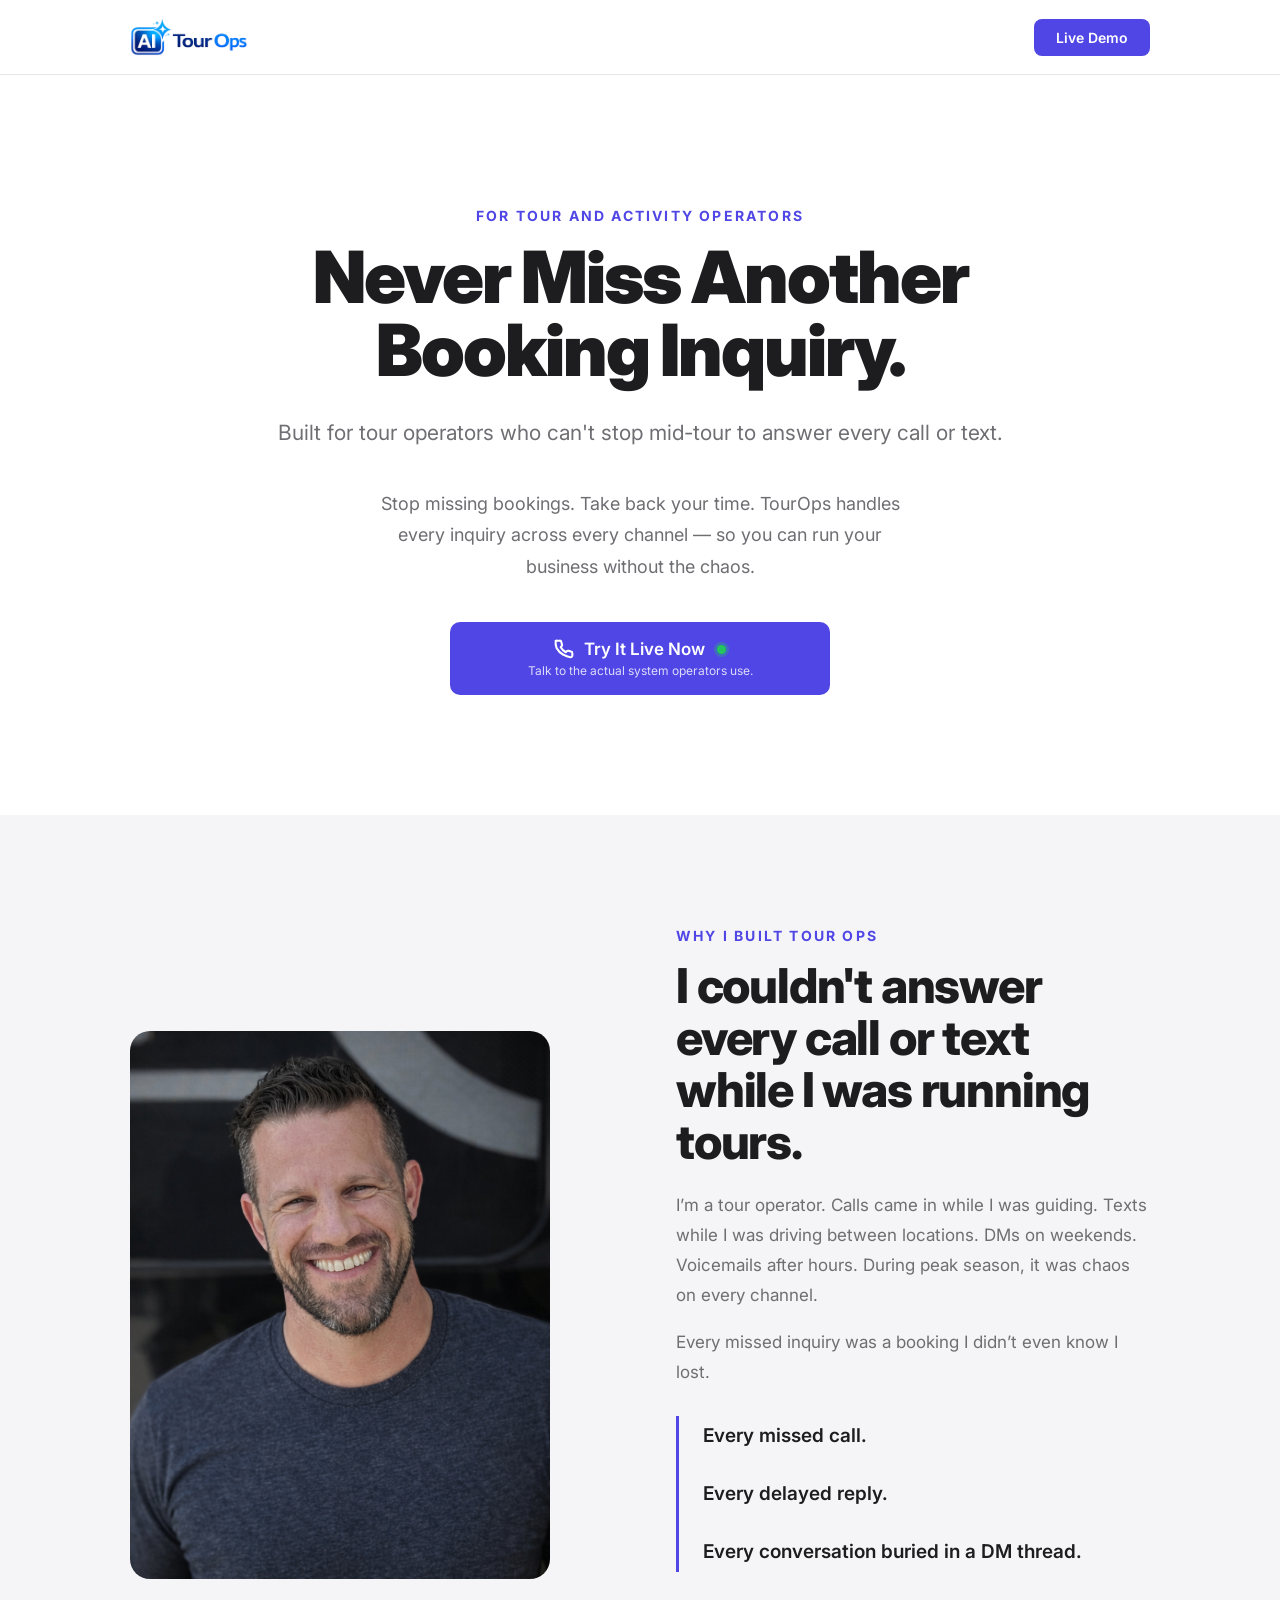
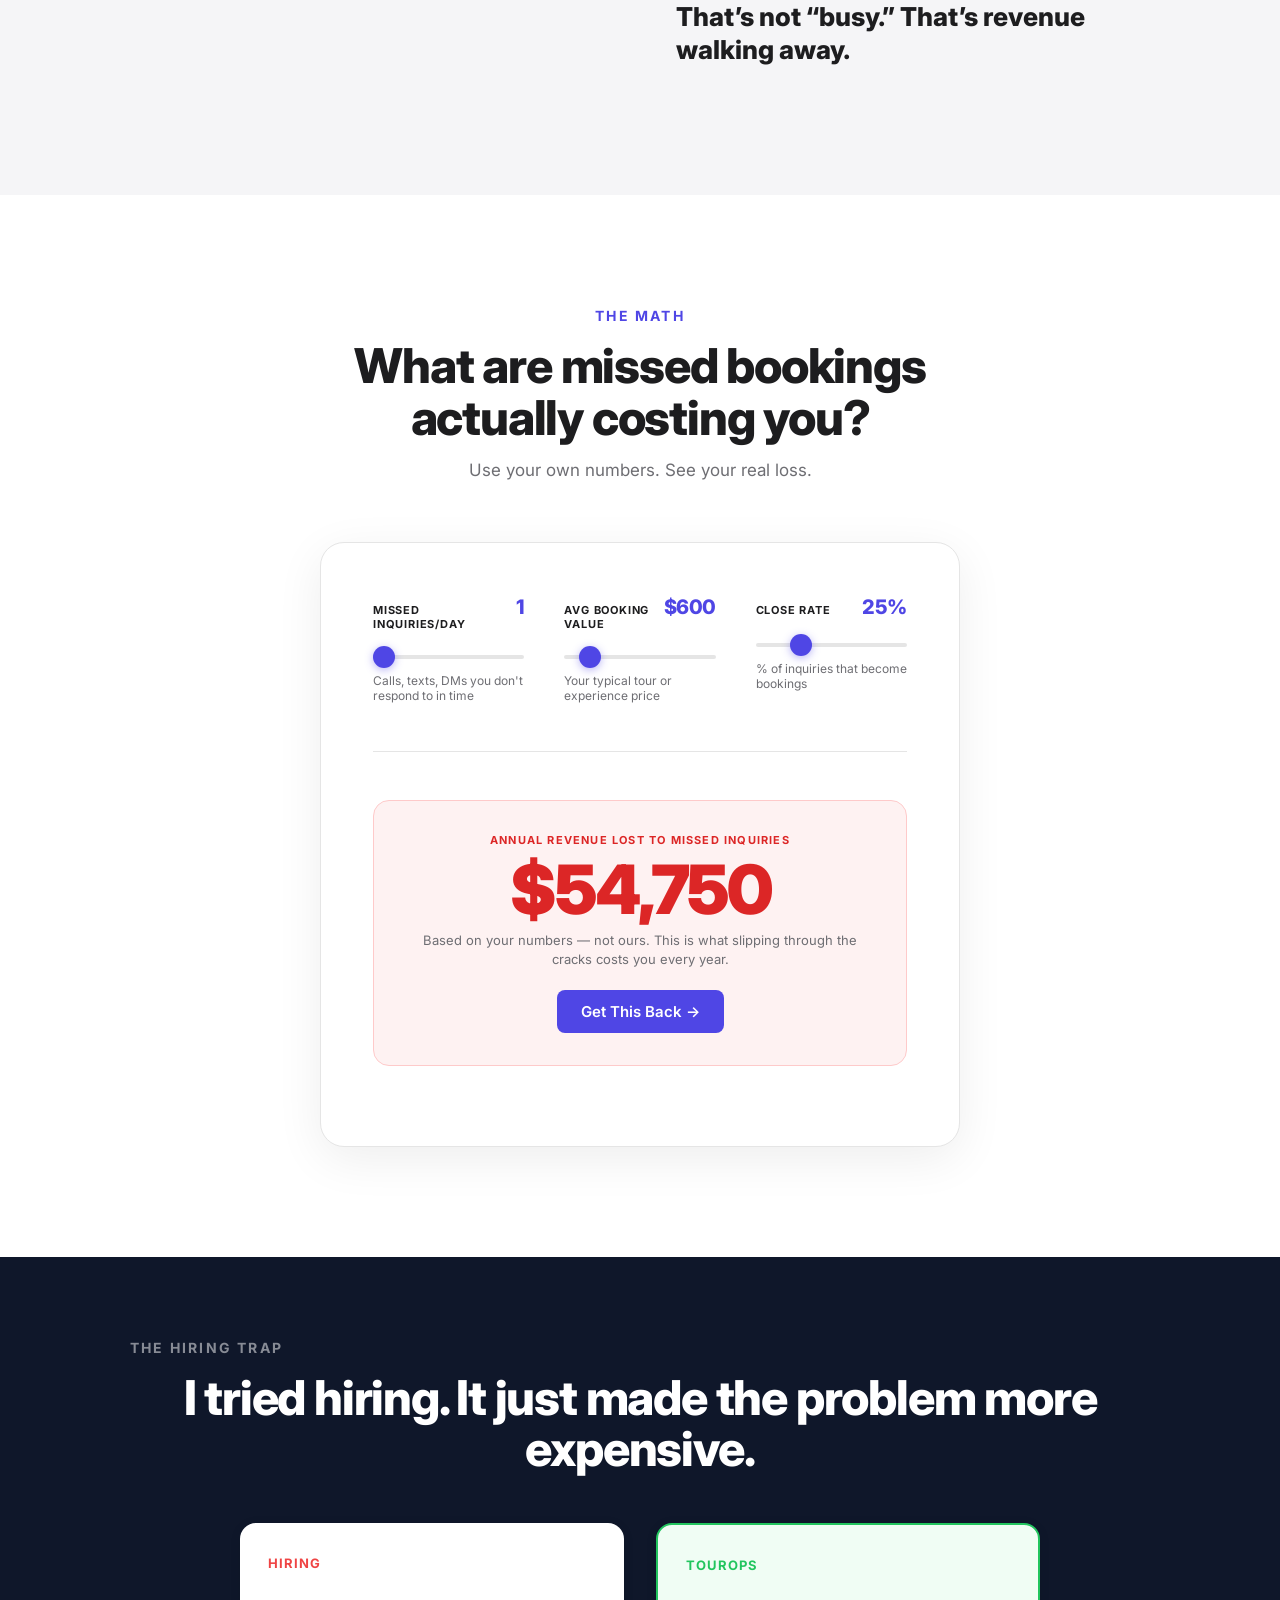
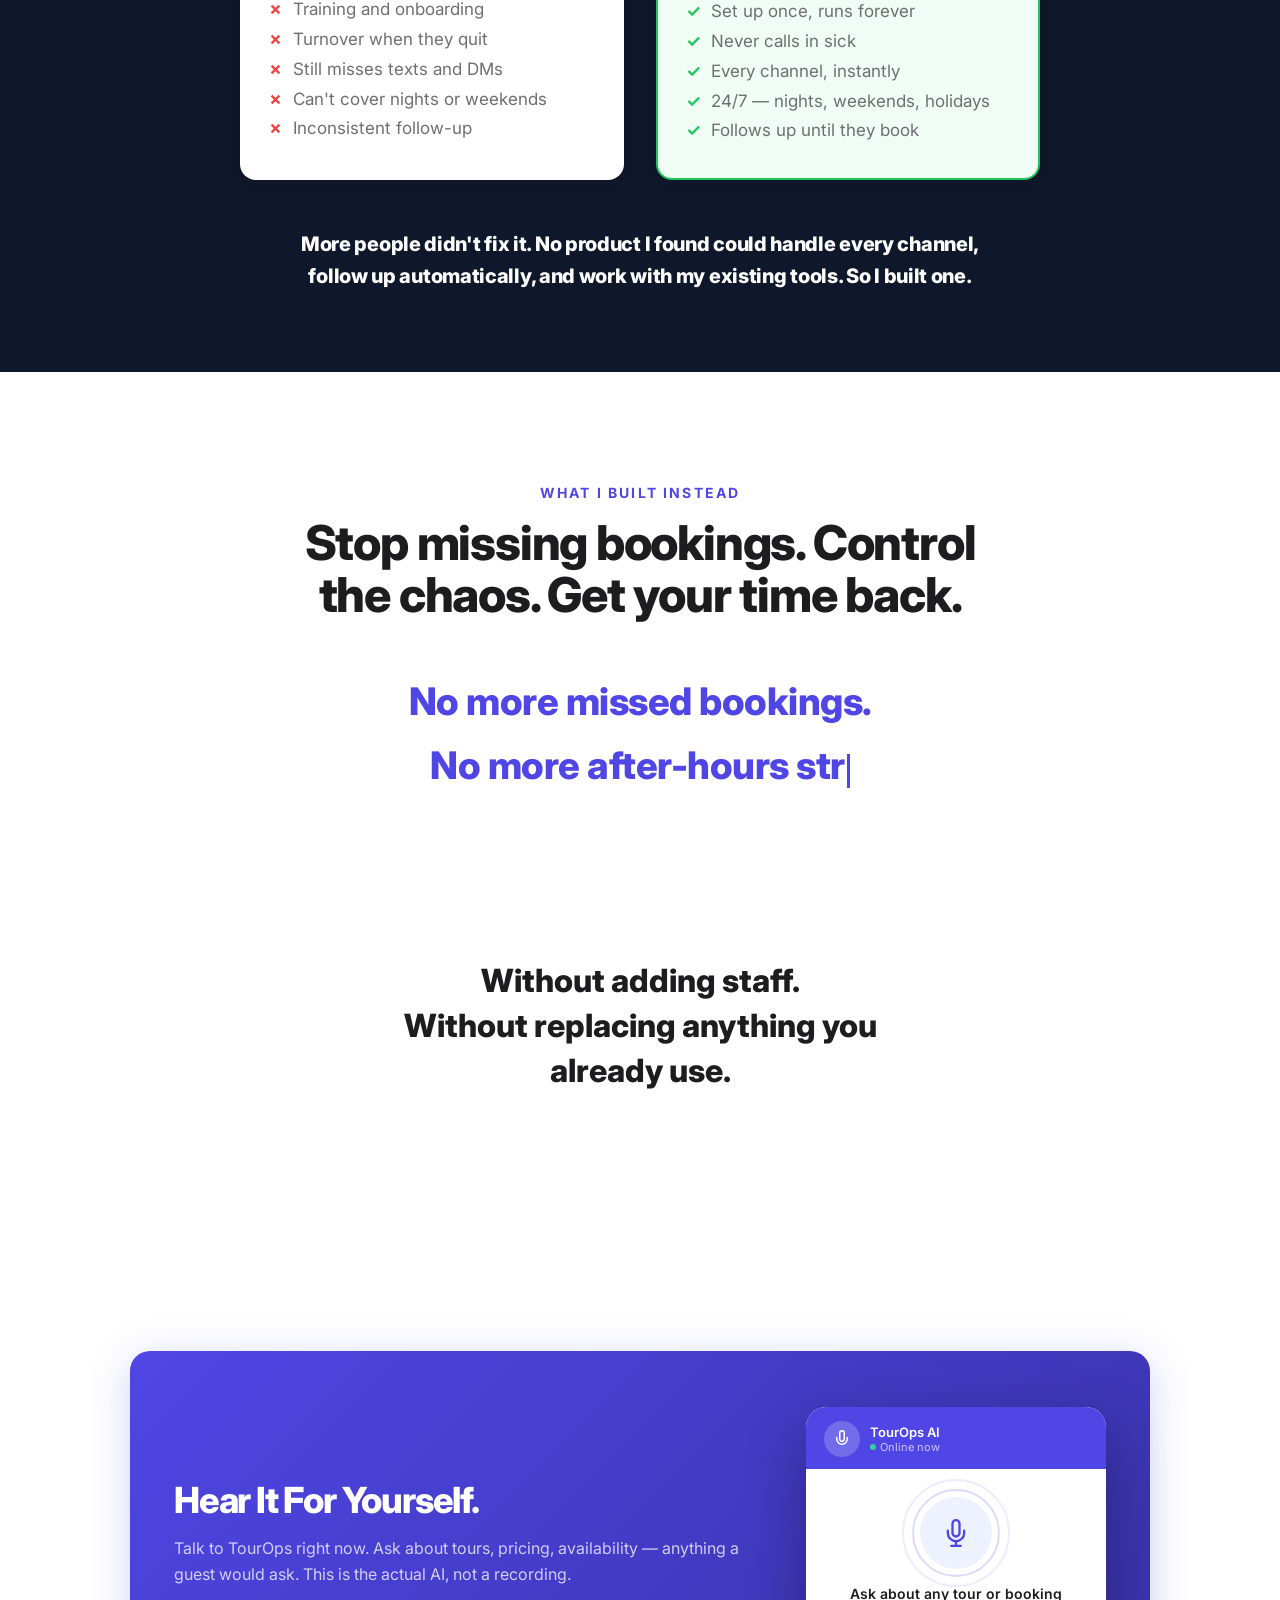
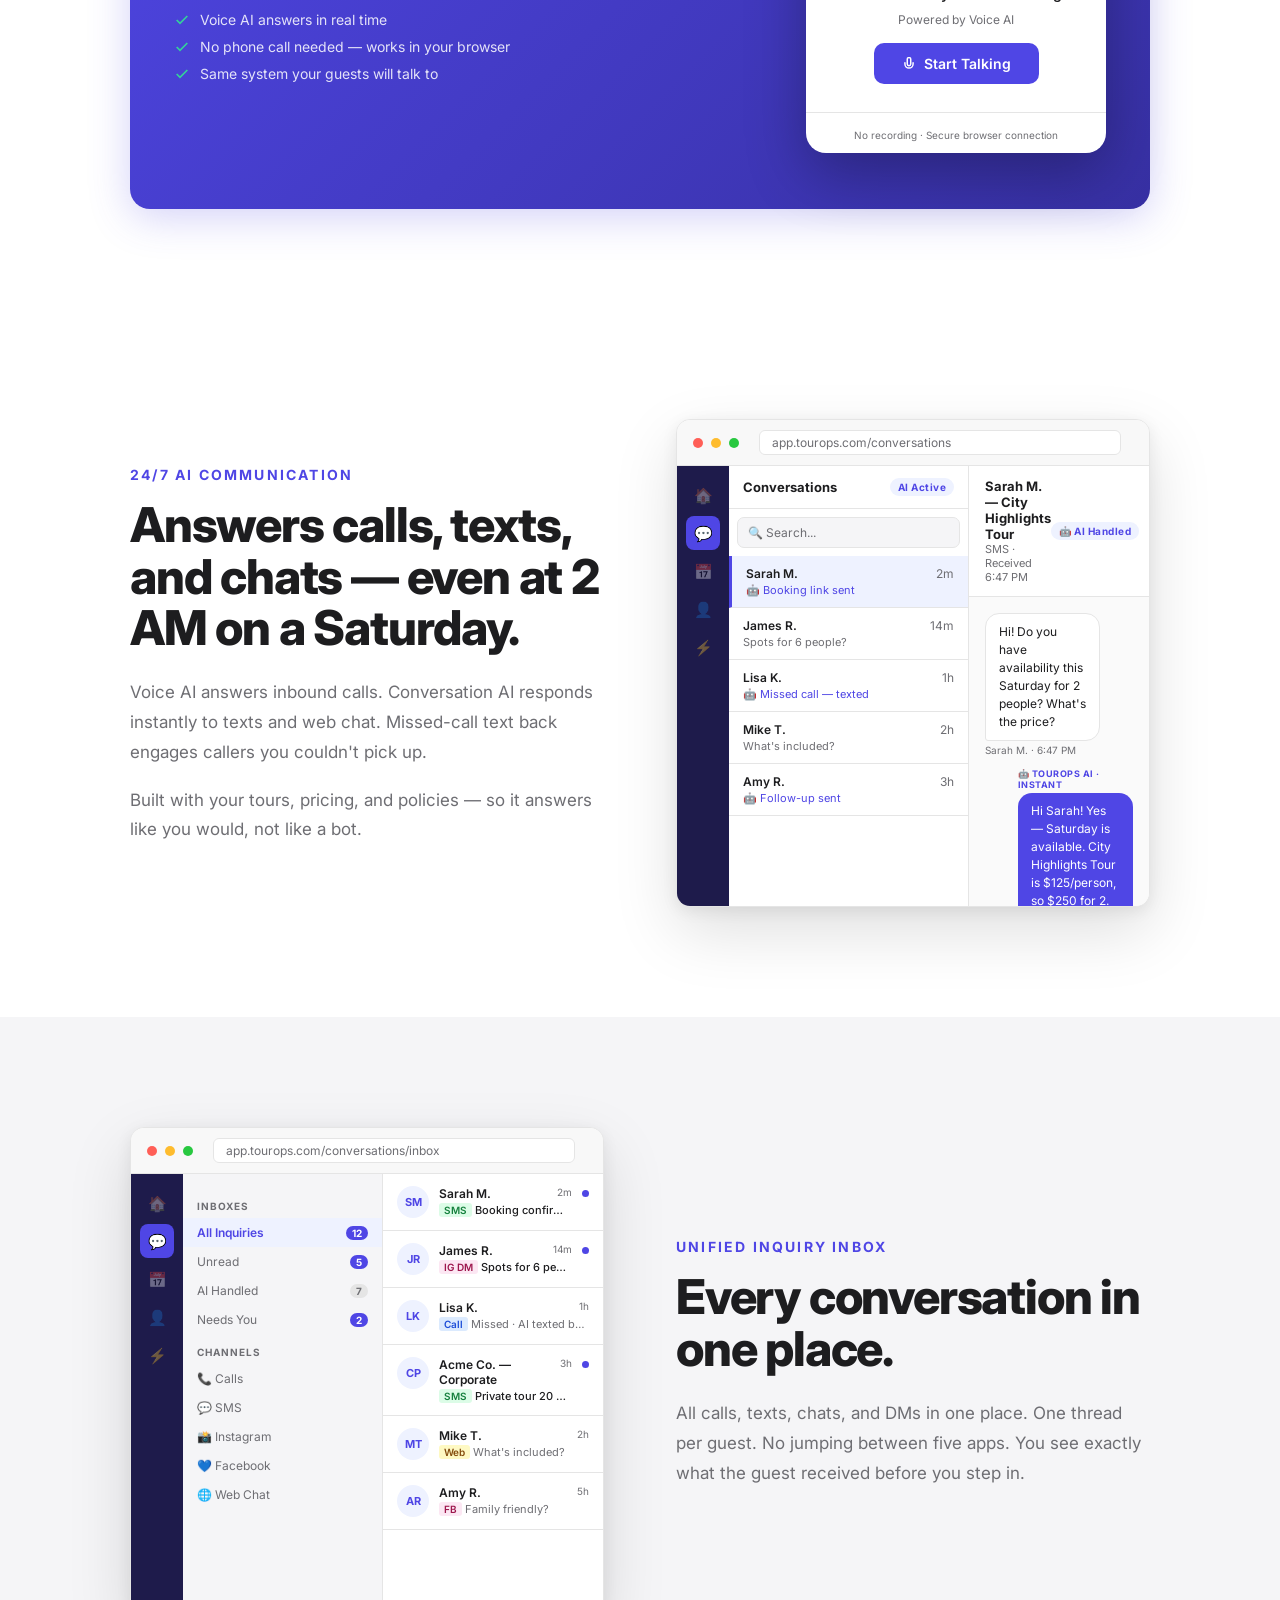
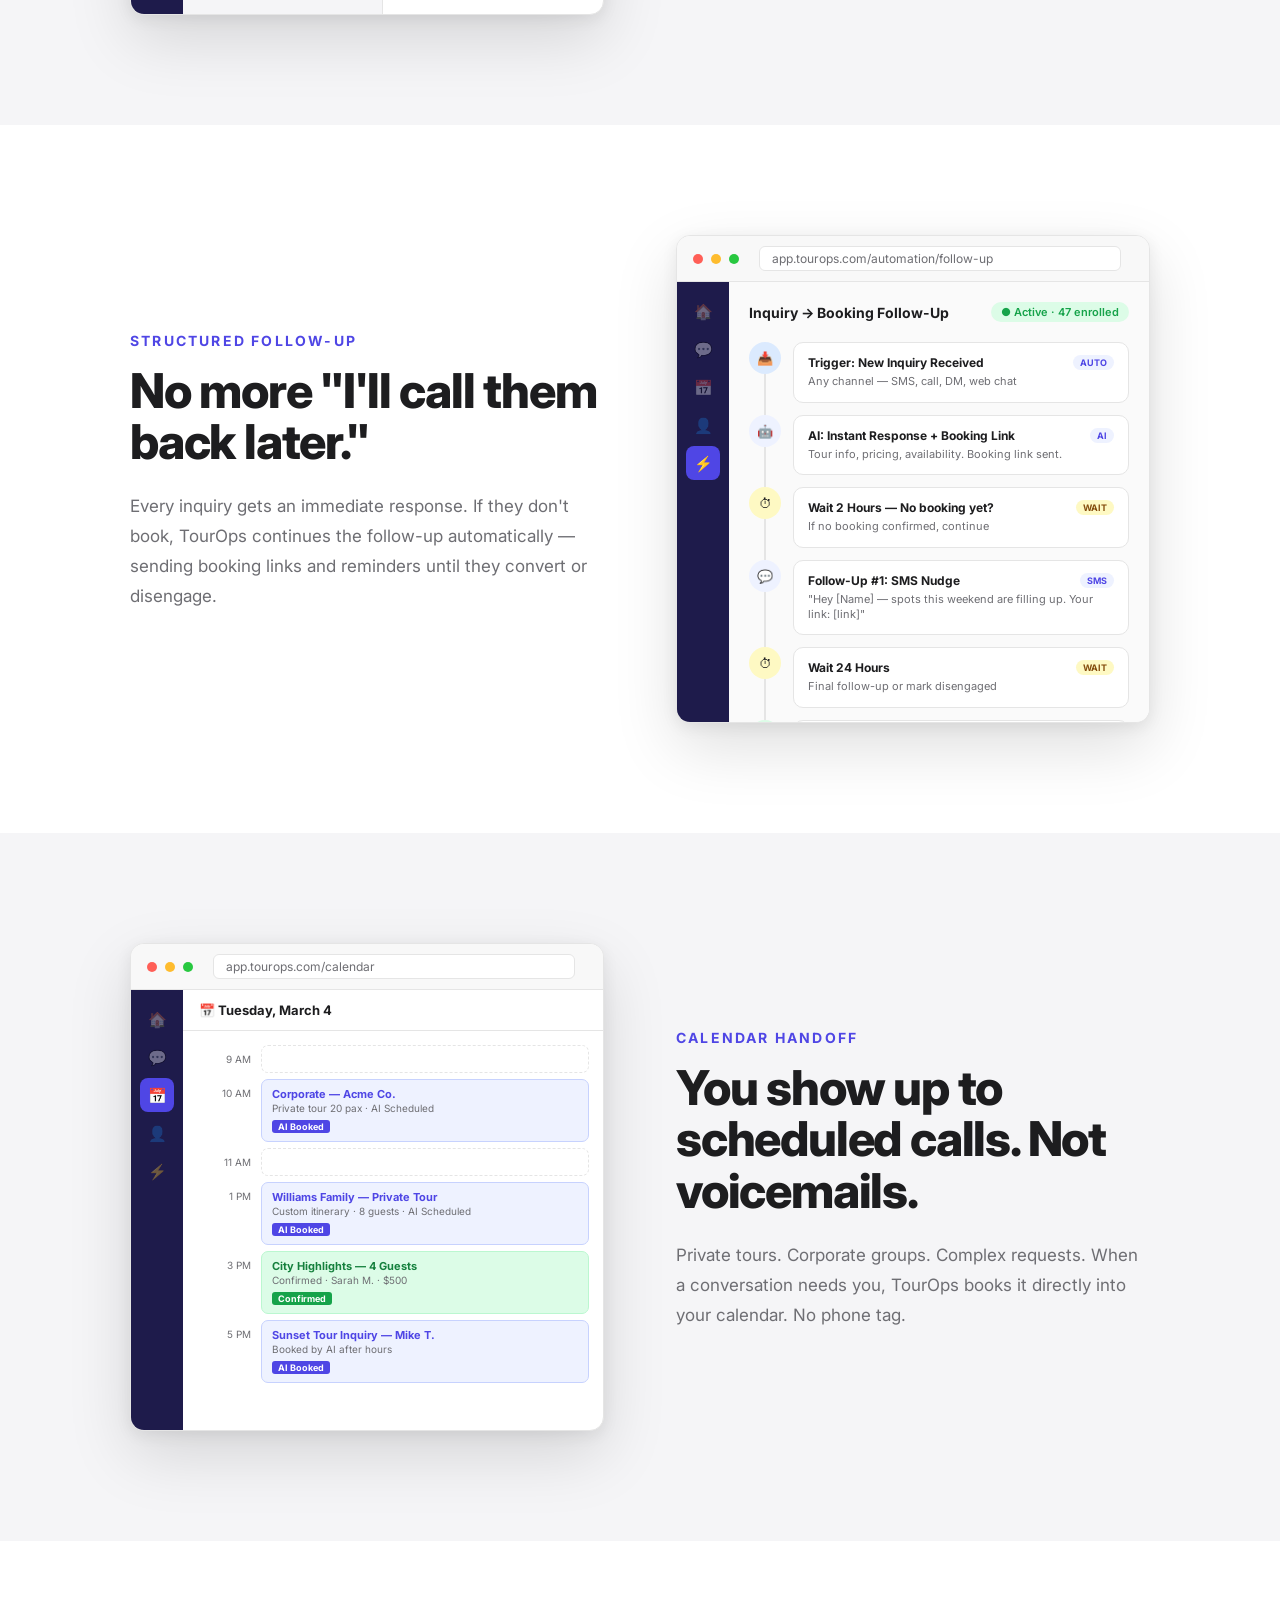
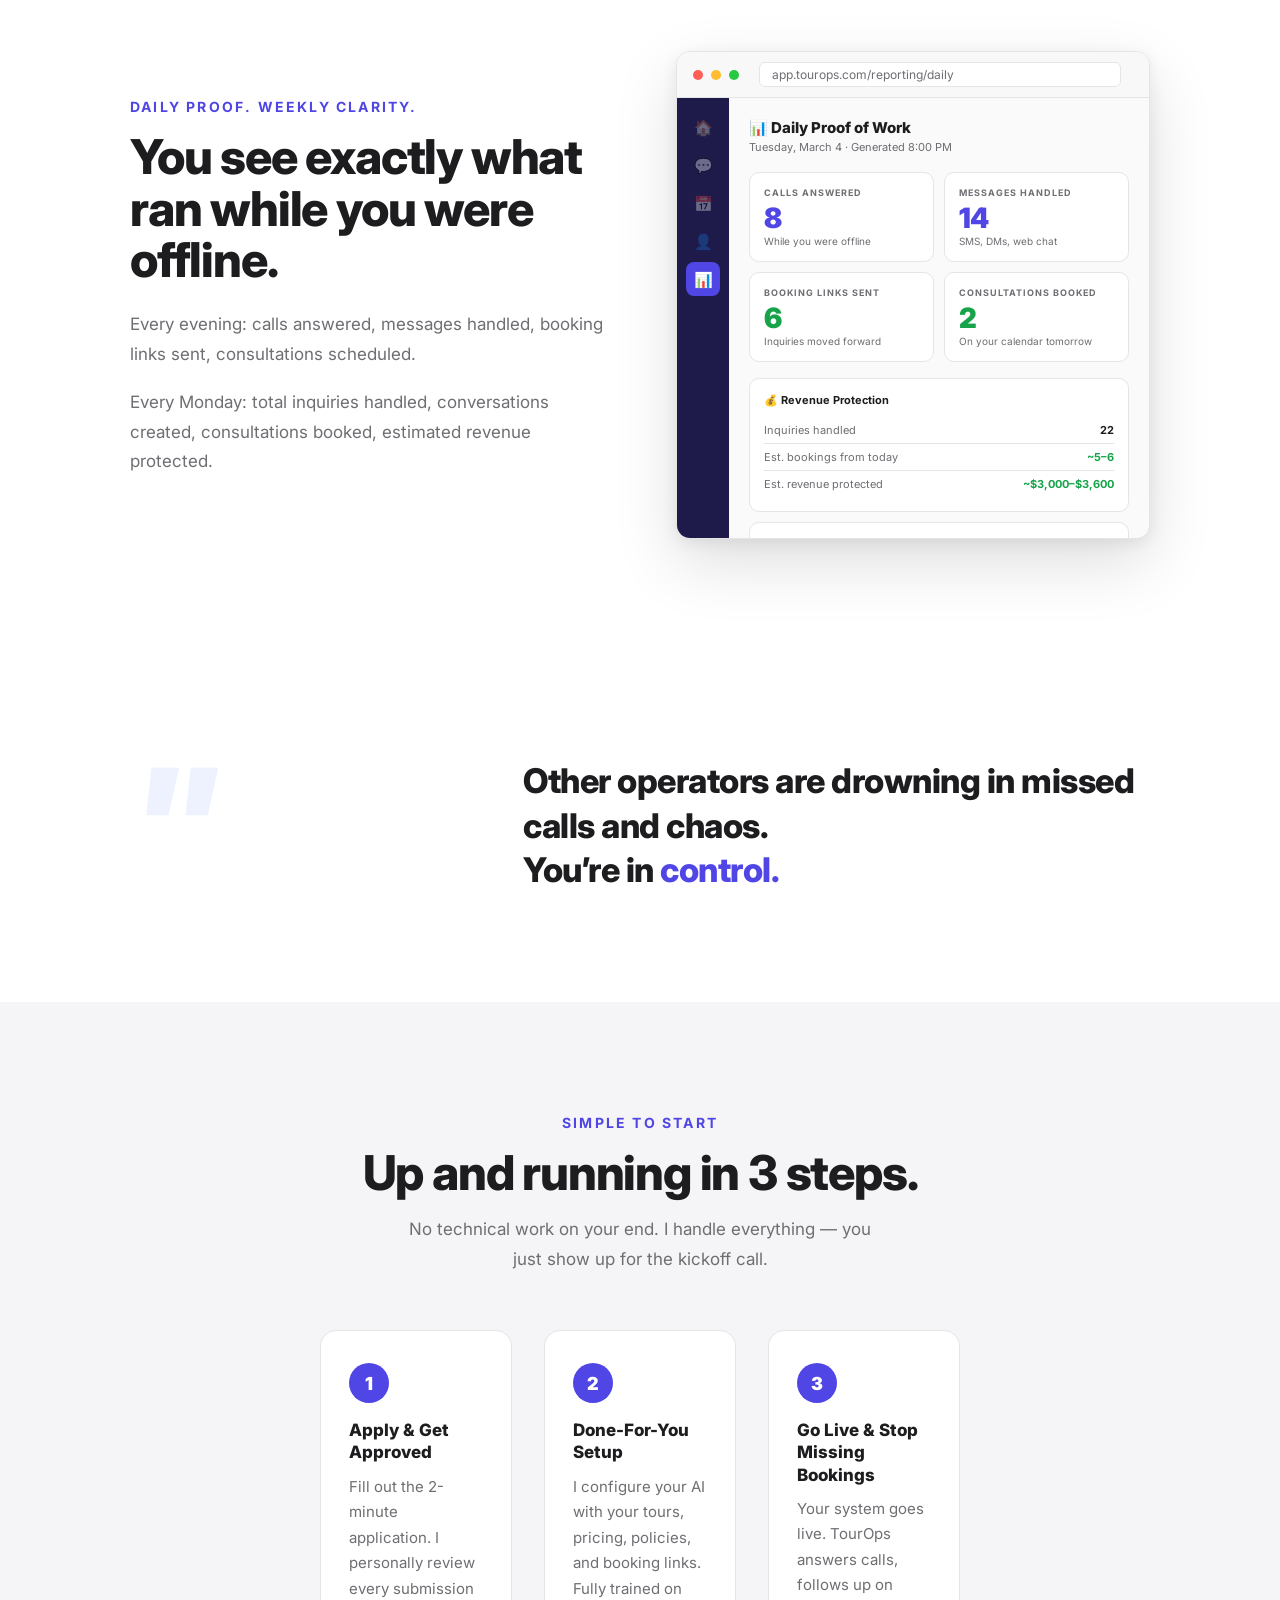
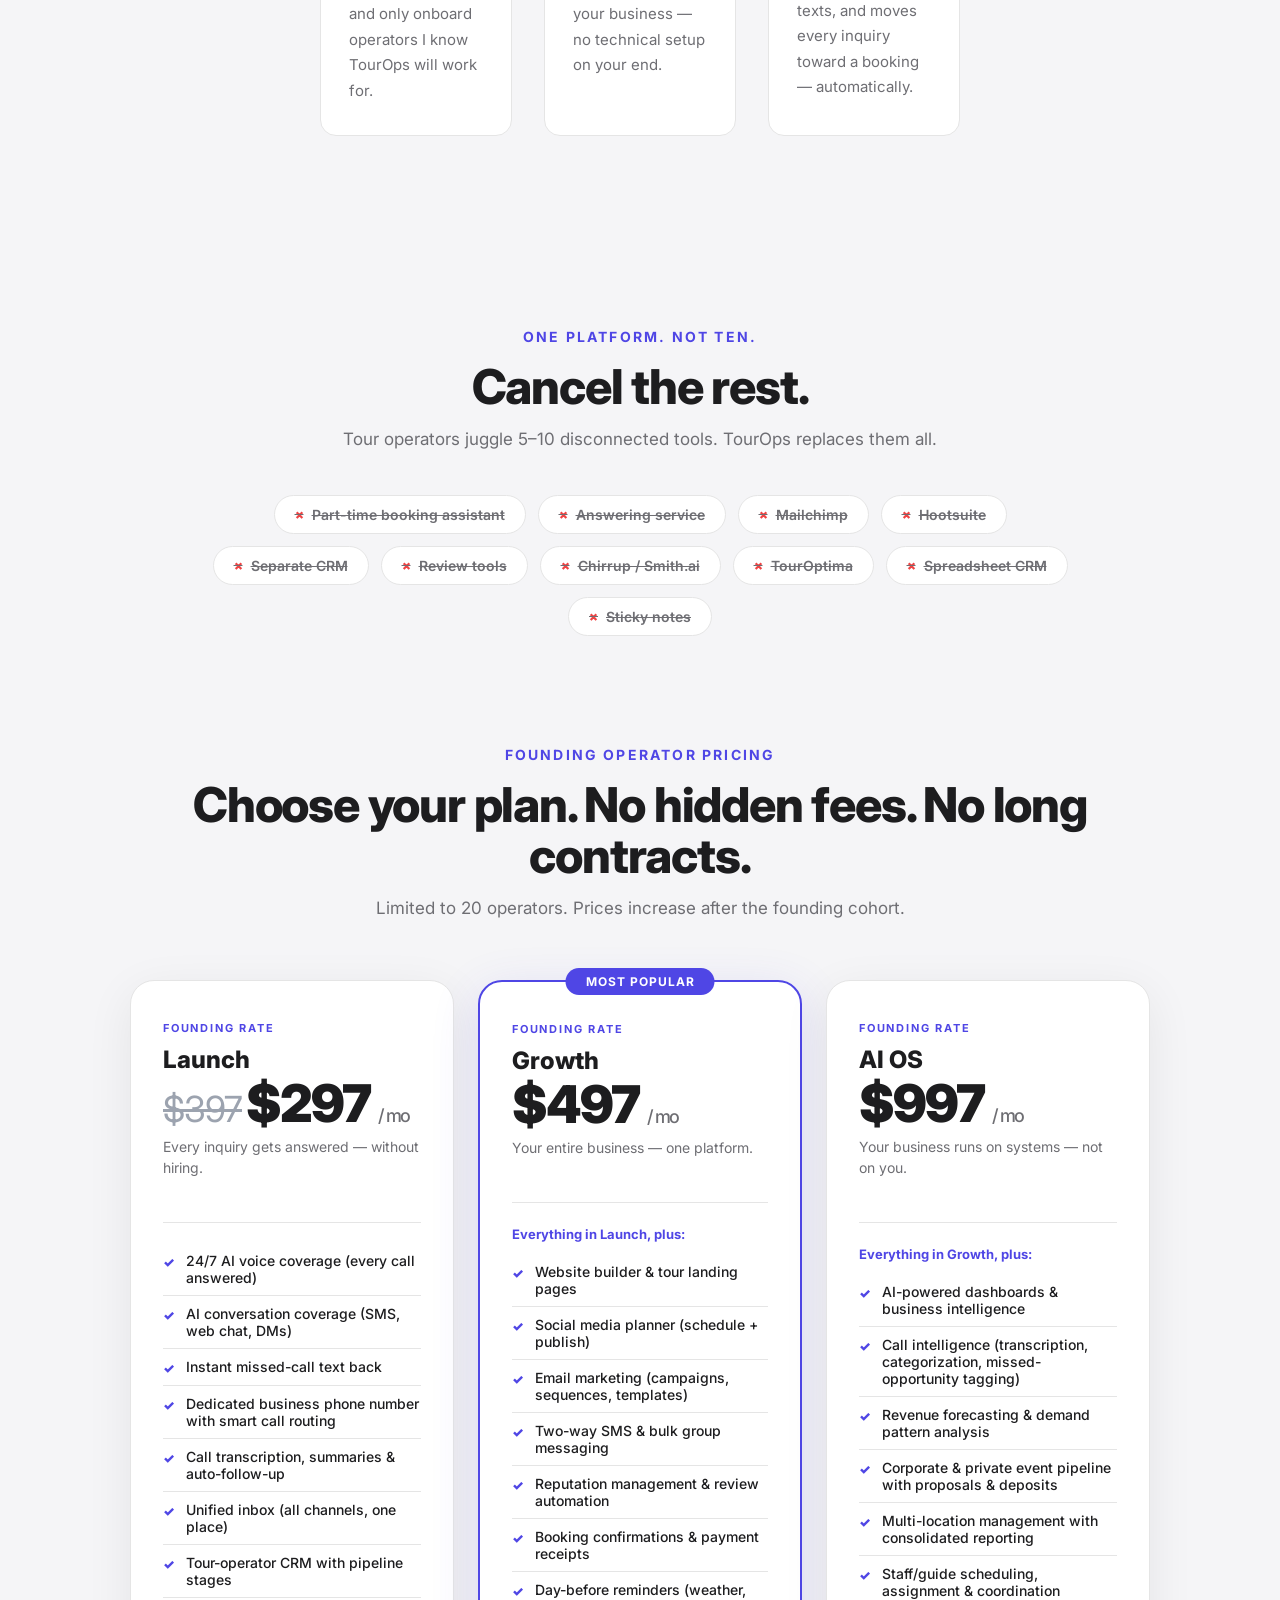
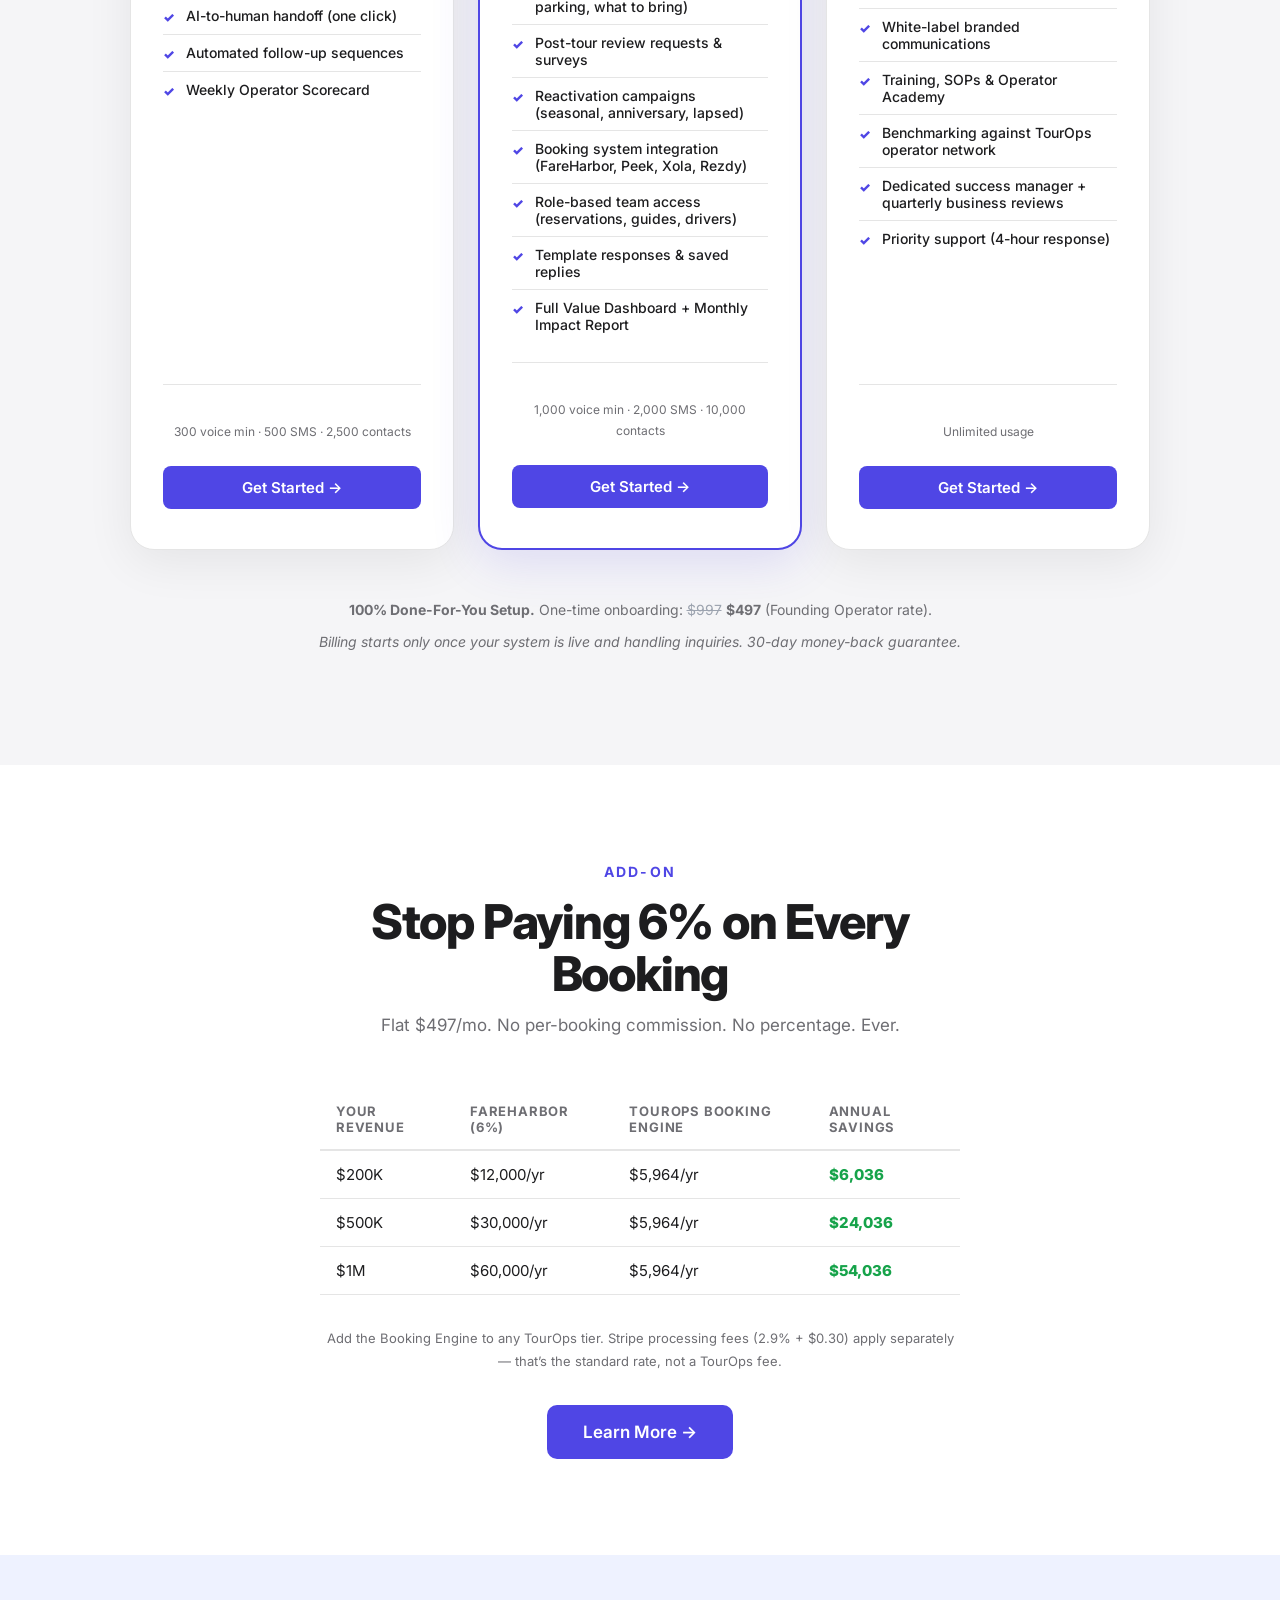
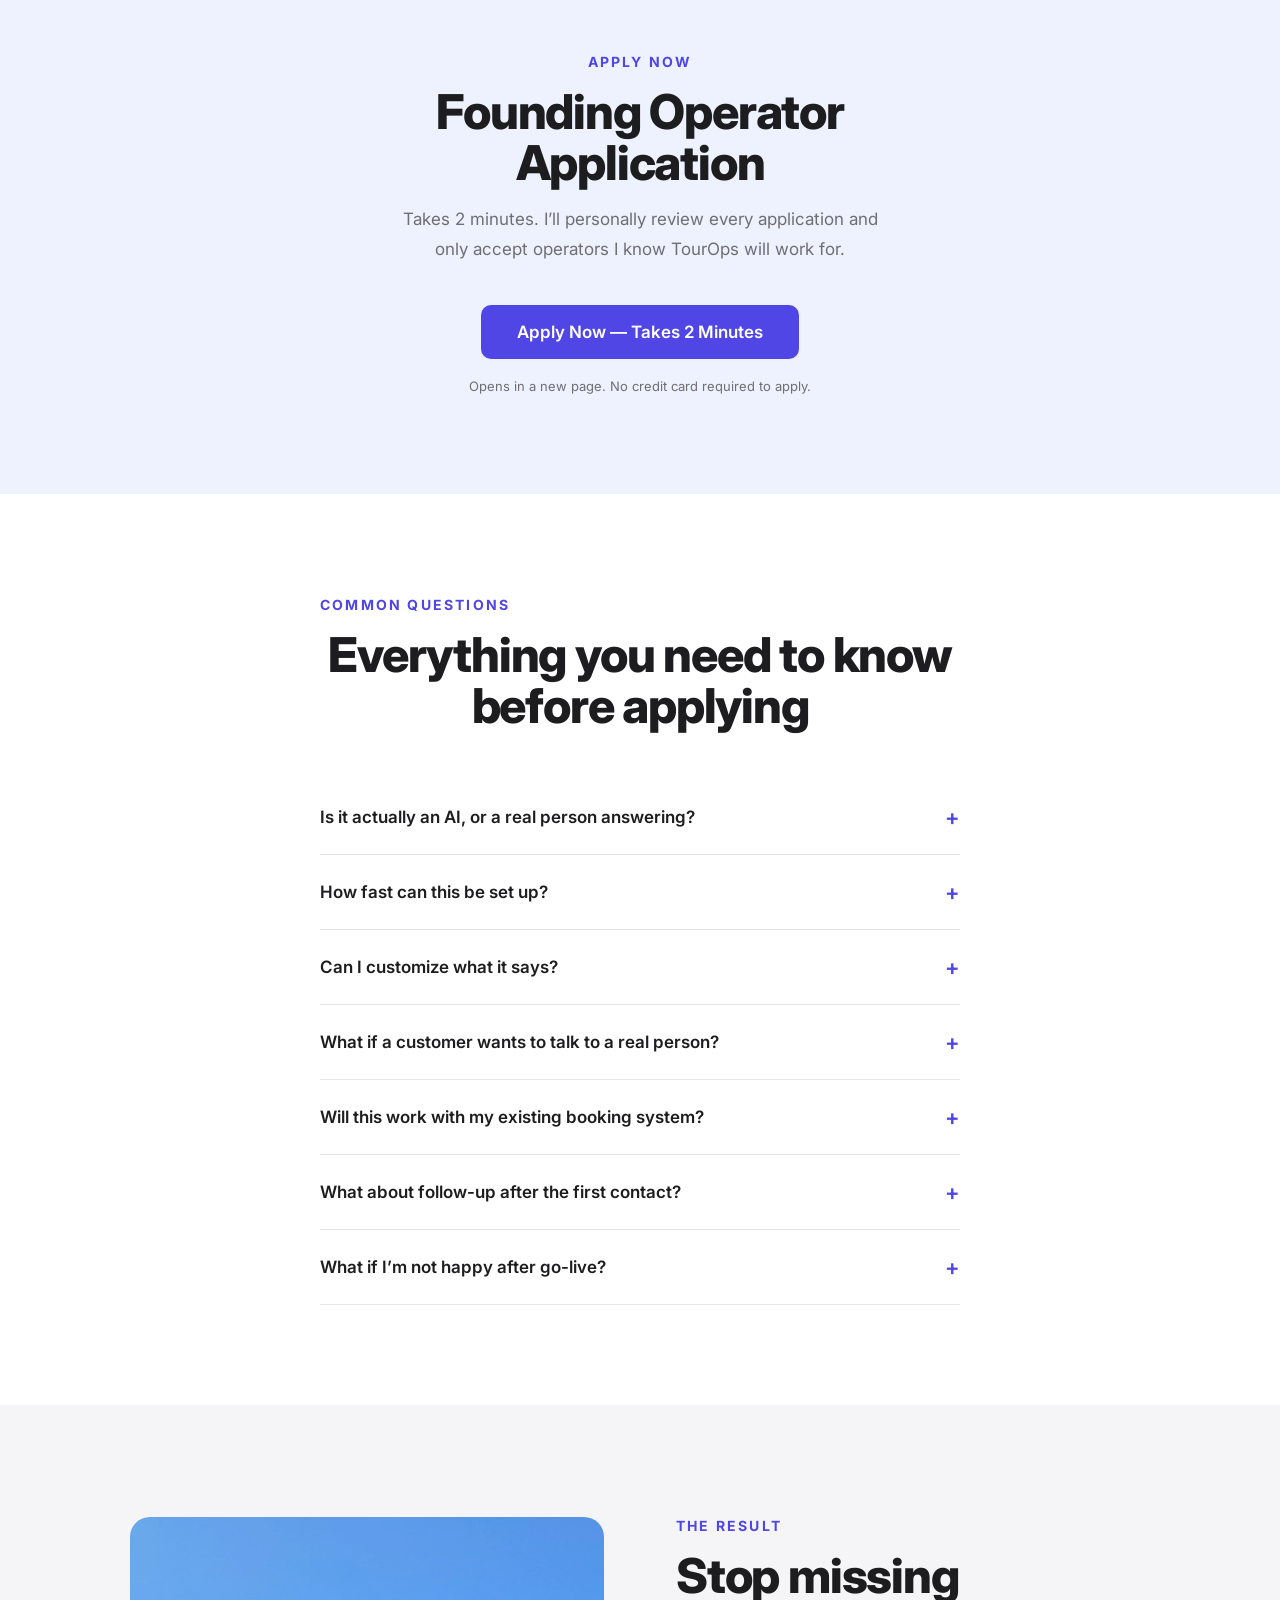
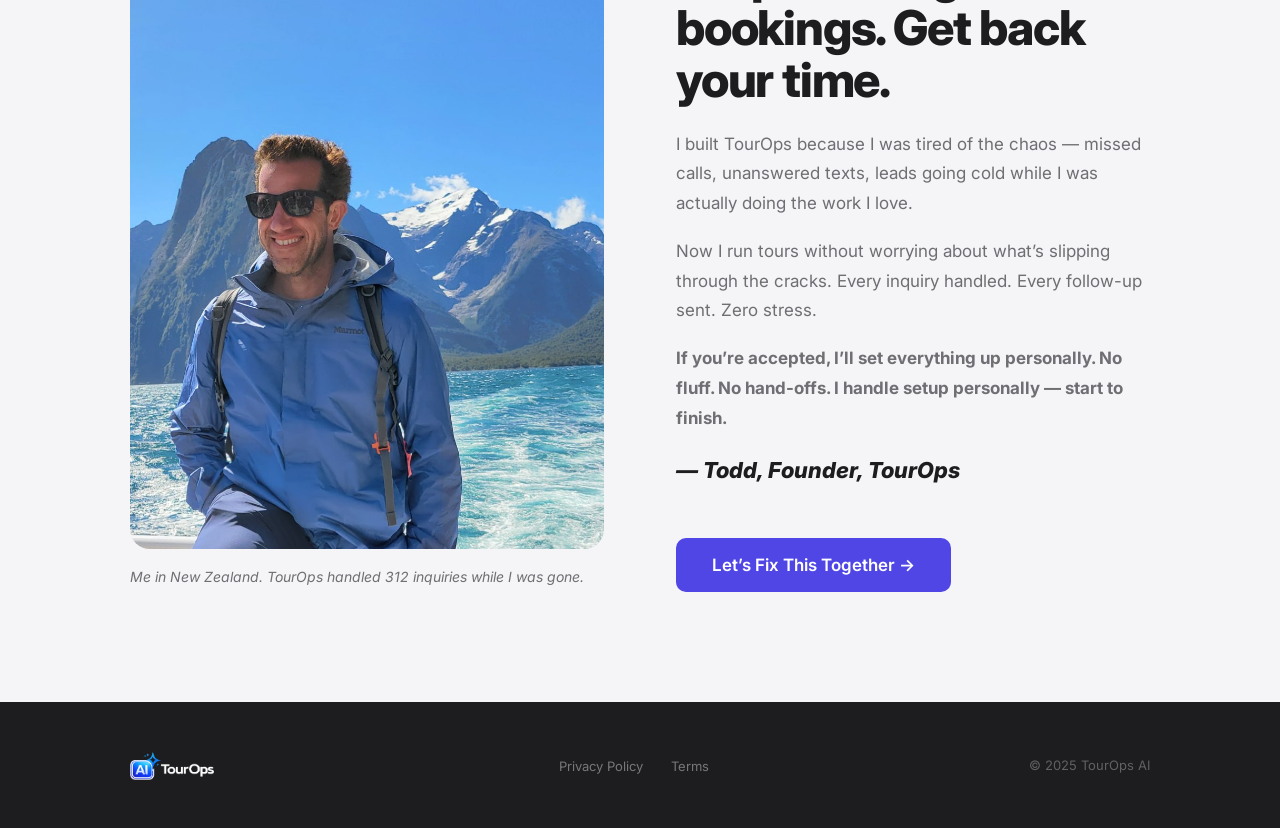
<file: index.html>
<!DOCTYPE html>
<html lang="en">
<head>
<meta charset="UTF-8">
<meta name="viewport" content="width=device-width, initial-scale=1.0">
<title>TourOps — Never Miss Another Booking Inquiry</title>
<meta name="description" content="TourOps ensures every booking inquiry gets answered, followed up, and moved toward a booking — automatically. Built by a tour operator, for tour operators.">
<meta property="og:title" content="TourOps — Never Miss Another Booking Inquiry">
<meta property="og:description" content="24/7 AI voice and conversation coverage for tour operators. Stop losing bookings to missed calls, texts, and DMs.">
<meta property="og:type" content="website">
<meta property="og:url" content="https://touropsai.com">
<!-- TODO: Add og:image once you have a social preview image -->
<!-- <meta property="og:image" content="https://touropsai.com/og-image.jpg"> -->
<meta name="twitter:card" content="summary_large_image">
<meta name="twitter:title" content="TourOps — Never Miss Another Booking Inquiry">
<meta name="twitter:description" content="24/7 AI voice and conversation coverage for tour operators. Stop losing bookings to missed calls, texts, and DMs.">
<link rel="canonical" href="https://touropsai.com">

<!-- TODO: PASTE GHL TRACKING SCRIPT HERE -->
<!-- Get it from GHL: Settings → Tracking Code → copy script -->

<link href="https://fonts.googleapis.com/css2?family=Inter:ital,wght@0,300;0,400;0,500;0,600;0,700;0,800;0,900;1,400;1,700&display=swap" rel="stylesheet">
<style>
  *, *::before, *::after { box-sizing: border-box; margin: 0; padding: 0; }
  :root {
    --blue: #4F46E5; --blue-dark: #3730a3; --blue-light: #EEF2FF;
    --black: #1d1d1f; --gray: #6e6e73; --light: #f5f5f7;
    --border: #e5e5e5; --white: #fff;
    --sidebar: #1e1b4b;
  }
  html { scroll-behavior: smooth; }
  body { font-family: 'Inter', sans-serif; color: var(--black); background: var(--white); -webkit-font-smoothing: antialiased; overflow-x: hidden; }
  .container { max-width: 1100px; margin: 0 auto; padding: 0 40px; }
  .container--narrow { max-width: 720px; margin: 0 auto; padding: 0 40px; }

  /* NAV */
  nav { position: sticky; top: 0; z-index: 100; background: rgba(255,255,255,0.92); backdrop-filter: blur(16px); border-bottom: 1px solid var(--border); padding: 18px 0; }
  nav .container { display: flex; align-items: center; justify-content: space-between; }
  .nav-logo { font-size: 21px; font-weight: 800; color: var(--blue); letter-spacing: -0.5px; }
  .nav-logo span { color: var(--black); }

  .btn { display: inline-block; padding: 12px 24px; border-radius: 8px; font-size: 15px; font-weight: 600; cursor: pointer; text-decoration: none; transition: all 0.2s; border: none; font-family: 'Inter', sans-serif; }
  .btn-primary { background: var(--blue); color: var(--white); }
  .btn-primary:hover { background: var(--blue-dark); transform: translateY(-1px); box-shadow: 0 4px 16px rgba(79,70,229,0.3); }
  .btn-white { background: var(--white); color: var(--blue); font-weight: 700; }
  .btn-white:hover { background: #f0f0ff; transform: translateY(-1px); }
  .btn-sm { padding: 10px 20px; font-size: 14px; }
  .btn-lg { padding: 17px 36px; font-size: 17px; border-radius: 10px; }
  .btn-full { width: 100%; text-align: center; display: block; }

  .label { display: inline-block; font-size: 14px; font-weight: 700; letter-spacing: 2.2px; text-transform: uppercase; color: var(--blue); margin-bottom: 16px; }
  h1 { font-size: clamp(40px, 6vw, 72px); font-weight: 900; letter-spacing: -2px; line-height: 1.02; }
  h2 { font-size: clamp(30px, 4vw, 48px); font-weight: 800; letter-spacing: -1.2px; line-height: 1.08; }
  p { font-size: 17px; line-height: 1.75; color: var(--gray); }

  /* HERO */
  #hero { padding: 130px 0 110px; text-align: center; }
  #hero h1 { margin-bottom: 28px; }
  #hero .subhead { font-size: 21px; color: var(--gray); margin-bottom: 36px; }
  #hero .body { max-width: 560px; margin: 0 auto 40px; font-size: 18px; }
  #hero .trust { font-size: 14px; font-style: italic; color: var(--gray); margin-bottom: 44px; }
  .hero-demo-btn { max-width: 380px; margin: 0 auto 10px; }
  .hero-sub-note { font-size: 13px; color: var(--gray); margin-bottom: 48px; text-align: center; }
  .trust-strip { display: inline-flex; gap: 36px; flex-wrap: wrap; justify-content: center; background: var(--light); border-radius: 50px; padding: 16px 36px; }
  .trust-strip span { font-size: 13px; font-weight: 600; color: var(--gray); white-space: nowrap; }
  .trust-strip span::before { content: "✓ "; color: var(--blue); font-weight: 800; }

  /* LOGO SCROLL */
  #logo-scroll { padding: 40px 0; border-top: 1px solid var(--border); border-bottom: 1px solid var(--border); overflow: hidden; }
  .logo-track { display: flex; align-items: center; gap: 64px; animation: scroll 28s linear infinite; width: max-content; }
  .logo-track:hover { animation-play-state: paused; }
  @keyframes scroll { from { transform: translateX(0); } to { transform: translateX(-50%); } }
  .logo-item { font-size: 15px; font-weight: 700; color: #9ca3af; white-space: nowrap; transition: color 0.2s; }
  .logo-item:hover { color: var(--blue); }
  .logo-dot { width: 4px; height: 4px; background: var(--border); border-radius: 50%; flex-shrink: 0; }

  /* SECTIONS */
  section { padding: 110px 0; }
  .section-alt { background: var(--light); }

  .split { display: grid; grid-template-columns: 1fr 1fr; gap: 72px; align-items: center; }
  .split.reverse { direction: ltr; }
  .split.reverse > * { direction: ltr; }
  .split-text h2 { margin-bottom: 24px; }
  .split-text p { margin-bottom: 18px; }
  .split-lines { margin: 28px 0; border-left: 3px solid var(--blue); padding-left: 24px; }
  .split-lines p { font-size: 19px; font-weight: 600; color: var(--black); line-height: 2.1; }
  .big-callout { font-size: clamp(20px, 2.5vw, 26px) !important; font-weight: 800 !important; color: var(--black) !important; line-height: 1.3 !important; }
  .img-placeholder { width: 100%; aspect-ratio: 4/3; background: var(--border); border-radius: 16px; display: flex; align-items: center; justify-content: center; color: var(--gray); font-size: 14px; font-weight: 500; }

  /* CALCULATOR */
  #calculator { padding: 110px 0; }
  #calculator .header { text-align: center; margin-bottom: 56px; }
  #calculator .header h2 { margin-bottom: 12px; }
  .calc-card { background: var(--white); border: 1.5px solid var(--border); border-radius: 24px; padding: 52px; box-shadow: 0 12px 48px rgba(0,0,0,0.07); }
  .calc-inputs { display: grid; grid-template-columns: 1fr 1fr 1fr; gap: 40px; margin-bottom: 48px; }
  .calc-field label { display: flex; justify-content: space-between; align-items: baseline; font-size: 11px; font-weight: 700; color: var(--black); margin-bottom: 12px; text-transform: uppercase; letter-spacing: 0.8px; }
  .calc-field label .val { font-size: 20px; font-weight: 800; color: var(--blue); text-transform: none; letter-spacing: -0.5px; }
  input[type=range] { -webkit-appearance: none; width: 100%; height: 4px; background: var(--border); border-radius: 4px; outline: none; cursor: pointer; }
  input[type=range]::-webkit-slider-thumb { -webkit-appearance: none; width: 22px; height: 22px; background: var(--blue); border-radius: 50%; cursor: pointer; box-shadow: 0 2px 8px rgba(79,70,229,0.4); transition: transform 0.15s; }
  input[type=range]::-webkit-slider-thumb:hover { transform: scale(1.15); }
  .calc-field .hint { font-size: 12px; color: var(--gray); margin-top: 10px; }
  .calc-divider { height: 1px; background: var(--border); margin: 0 0 48px; }
  .calc-result { display: grid; grid-template-columns: 1fr 1fr; gap: 20px; margin-bottom: 28px; }
  .result-box { border-radius: 16px; padding: 32px 28px; }
  .result-box.loss { background: #fef2f2; border: 1.5px solid #fecaca; }
  .result-box.cost { background: #f0fdf4; border: 1.5px solid #bbf7d0; }
  .result-box.saving { background: var(--blue-light); border: 1.5px solid #c7d2fe; grid-column: 1/-1; display: flex; align-items: center; justify-content: space-between; gap: 24px; }
  .result-content { flex: 1; }
  .result-label { font-size: 11px; font-weight: 700; letter-spacing: 1.2px; text-transform: uppercase; margin-bottom: 8px; }
  .result-box.loss .result-label { color: #dc2626; }
  .result-box.cost .result-label { color: #16a34a; }
  .result-box.saving .result-label { color: var(--blue); }
  .result-value { font-size: clamp(32px, 4vw, 48px); font-weight: 900; letter-spacing: -1.5px; line-height: 1; }
  .result-box.loss .result-value { color: #dc2626; }
  .result-box.cost .result-value { color: #16a34a; }
  .result-box.saving .result-value { color: var(--blue); }
  .result-sub { font-size: 13px; color: var(--gray); margin-top: 8px; line-height: 1.5; }
  .calc-note { font-size: 13px; color: var(--gray); text-align: center; font-style: italic; }

  /* BUILT INSTEAD */
  #built { background: var(--white); text-align: center; }
  #built .label { color: var(--blue); }
  #built h2 { color: var(--black); max-width: 700px; margin: 0 auto 48px; }
  .stacked-lines p { font-size: clamp(22px, 3vw, 38px); font-weight: 800; color: var(--blue); line-height: 1.7; letter-spacing: -0.5px; min-height: 1.7em; }
  .stacked-lines .cursor { display: inline-block; width: 3px; height: 0.9em; background: var(--blue); margin-left: 2px; vertical-align: text-bottom; animation: blink-caret 0.6s step-end infinite; }
  @keyframes blink-caret { 50% { background: transparent; } }
  #built .sub { font-size: 18px; color: var(--gray); margin: 32px auto 56px; max-width: 560px; }
  .works-with { display: grid; grid-template-columns: repeat(3,1fr); gap: 1px; background: rgba(255,255,255,0.08); border-radius: 16px; overflow: hidden; max-width: 700px; margin: 0 auto; border: 1px solid rgba(255,255,255,0.08); }
  .works-item { background: rgba(255,255,255,0.04); padding: 28px 24px; text-align: center; transition: background 0.2s; }
  .works-item:hover { background: rgba(255,255,255,0.08); }
  .works-icon { font-size: 24px; margin-bottom: 10px; }
  .works-title { font-size: 14px; font-weight: 700; color: var(--white); margin-bottom: 4px; }
  .works-sub { font-size: 12px; color: rgba(255,255,255,0.4); }

  /* DEMO */
  #demo { padding: 100px 0; }
  #demo .demo-banner {
    background: linear-gradient(135deg, #4F46E5 0%, #3730a3 100%);
    border-radius: 20px;
    padding: 56px 44px;
    display: flex;
    align-items: center;
    gap: 48px;
    box-shadow: 0 8px 40px rgba(79,70,229,0.25);
  }
  #demo .demo-left { flex: 1; color: white; }
  #demo .demo-left h2 {
    font-size: clamp(26px, 3.5vw, 36px);
    font-weight: 800;
    line-height: 1.2;
    margin-bottom: 14px;
    color: white;
  }
  #demo .demo-left > p {
    font-size: 16px;
    color: rgba(255,255,255,0.75);
    margin-bottom: 24px;
    line-height: 1.6;
    max-width: none;
  }
  #demo .demo-features {
    display: flex;
    flex-direction: column;
    gap: 10px;
  }
  #demo .demo-feature {
    display: flex;
    align-items: center;
    gap: 10px;
    font-size: 14px;
    color: rgba(255,255,255,0.85);
  }
  #demo .demo-feature svg { color: #34d399; flex-shrink: 0; }
  #demo .demo-right { flex-shrink: 0; }
  #demo .demo-phone {
    width: 300px;
    max-width: 100%;
    background: var(--white);
    border-radius: 20px;
    box-shadow: 0 20px 60px rgba(0,0,0,0.3);
    overflow: hidden;
  }
  #demo .demo-phone-top {
    background: var(--blue);
    padding: 14px 18px 12px;
    display: flex;
    align-items: center;
    gap: 10px;
  }
  #demo .demo-phone-avatar {
    width: 36px;
    height: 36px;
    border-radius: 50%;
    background: rgba(255,255,255,0.2);
    display: flex;
    align-items: center;
    justify-content: center;
    flex-shrink: 0;
  }
  #demo .demo-phone-avatar svg { color: white; }
  #demo .demo-phone-name { color: white; font-size: 13px; font-weight: 600; }
  #demo .demo-phone-status {
    color: rgba(255,255,255,0.7);
    font-size: 11px;
    display: flex;
    align-items: center;
    gap: 4px;
  }
  #demo .demo-phone-status .dot {
    width: 6px; height: 6px; border-radius: 50%; background: #34d399;
    animation: demo-pulse 2s ease infinite;
  }
  @keyframes demo-pulse { 0%, 100% { opacity: 1; } 50% { opacity: 0.4; } }
  #demo .demo-phone-body {
    padding: 28px 20px;
    display: flex;
    flex-direction: column;
    align-items: center;
    gap: 16px;
    text-align: center;
  }
  #demo .demo-voice-ring {
    width: 72px; height: 72px; border-radius: 50%;
    background: var(--blue-light);
    display: flex; align-items: center; justify-content: center;
    position: relative;
  }
  #demo .demo-voice-ring::before {
    content: ''; position: absolute; inset: -8px; border-radius: 50%;
    border: 2px solid var(--blue); opacity: 0.2;
    animation: demo-ring 2s ease-out infinite;
  }
  #demo .demo-voice-ring::after {
    content: ''; position: absolute; inset: -18px; border-radius: 50%;
    border: 2px solid var(--blue); opacity: 0.1;
    animation: demo-ring 2s ease-out infinite 0.5s;
  }
  @keyframes demo-ring { 0% { transform: scale(0.95); opacity: 0.3; } 100% { transform: scale(1.1); opacity: 0; } }
  #demo .demo-voice-ring svg { color: var(--blue); }
  #demo .demo-phone-prompt { font-size: 14px; font-weight: 600; color: var(--black); }
  #demo .demo-phone-hint { font-size: 12px; color: var(--gray); margin-top: -6px; }
  #demo .demo-talk-btn {
    background: var(--blue); color: white; border: none;
    padding: 12px 28px; border-radius: 10px;
    font-size: 14px; font-weight: 600; cursor: pointer;
    display: inline-flex; align-items: center; gap: 8px;
    font-family: inherit; text-decoration: none;
    transition: background 0.2s;
  }
  #demo .demo-talk-btn:hover { background: var(--blue-dark); }
  #demo .demo-phone-footer {
    padding: 10px 18px;
    border-top: 1px solid var(--border);
    text-align: center;
  }
  #demo .demo-phone-footer span { font-size: 10px; color: var(--gray); }

  @media (max-width: 768px) {
    #demo .demo-banner {
      flex-direction: column;
      padding: 40px 24px;
      gap: 32px;
      border-radius: 0;
    }
    #demo { padding: 0; }
    #demo .demo-phone { width: 280px; }
  }

  /* Hide default GHL floating chat bubble — we trigger it from our custom button */
  #lc_chat_layout,
  [id*="chat-widget"] > div:first-child,
  .lc_text_widget_open {
    display: none !important;
    visibility: hidden !important;
    opacity: 0 !important;
    pointer-events: none !important;
  }

  /* QUOTE */
  #quote .container { display: grid; grid-template-columns: 1fr 2fr; gap: 80px; align-items: center; }
  .quote-accent { font-size: 160px; font-weight: 900; color: var(--blue-light); line-height: 0.8; font-style: italic; }
  blockquote { font-size: clamp(22px, 3vw, 34px); font-weight: 800; color: var(--black); line-height: 1.3; letter-spacing: -0.5px; }
  blockquote em { color: var(--blue); font-style: normal; }

  /* REPLACES STRIP */
  #replaces { padding: 80px 0 0; background: var(--light); text-align: center; }
  #replaces .header { margin-bottom: 40px; }
  #replaces .header h2 { margin-bottom: 12px; }
  .replaces-grid { display: flex; flex-wrap: wrap; justify-content: center; gap: 12px; max-width: 900px; margin: 0 auto; }
  .replaces-item { display: inline-flex; align-items: center; gap: 8px; background: var(--white); border: 1px solid var(--border); border-radius: 50px; padding: 10px 20px; font-size: 14px; font-weight: 600; color: var(--gray); text-decoration: line-through; }
  .replaces-item .x-icon { color: #ef4444; font-weight: 900; font-size: 13px; text-decoration: none; display: inline-block; }

  /* PRICING */
  #pricing { background: var(--light); text-align: center; }
  #pricing .header { margin-bottom: 56px; }
  #pricing .header h2 { margin-bottom: 12px; }
  .pricing-grid { display: grid; grid-template-columns: repeat(3, 1fr); gap: 24px; max-width: 1100px; margin: 0 auto; align-items: stretch; }
  .pricing-card { background: var(--white); border: 1.5px solid var(--border); border-radius: 24px; padding: 40px 32px; box-shadow: 0 12px 48px rgba(0,0,0,0.07); text-align: left; display: flex; flex-direction: column; position: relative; }
  .pricing-card.highlighted { border: 2.5px solid var(--blue); box-shadow: 0 12px 48px rgba(79,70,229,0.15); }
  .pricing-badge { position: absolute; top: -14px; left: 50%; transform: translateX(-50%); background: var(--blue); color: var(--white); font-size: 12px; font-weight: 700; letter-spacing: 1px; text-transform: uppercase; padding: 6px 20px; border-radius: 20px; white-space: nowrap; }
  .pricing-label { font-size: 11px; font-weight: 700; letter-spacing: 1.8px; text-transform: uppercase; color: var(--blue); margin-bottom: 10px; }
  .pricing-tier-name { font-size: 24px; font-weight: 800; color: var(--black); margin-bottom: 4px; }
  .pricing-price { font-size: 52px; font-weight: 900; letter-spacing: -2px; color: var(--black); line-height: 1; margin-bottom: 6px; }
  .pricing-price span { font-size: 18px; font-weight: 500; color: var(--gray); }
  .pricing-sub { font-size: 14px; color: var(--gray); margin-bottom: 24px; line-height: 1.5; }
  .pricing-divider { height: 1px; background: var(--border); margin: 20px 0; }
  .pricing-includes { font-size: 13px; font-weight: 700; color: var(--blue); margin-bottom: 8px; }
  .feature-list { list-style: none; flex: 1; }
  .feature-list li { display: flex; align-items: flex-start; gap: 12px; padding: 9px 0; font-size: 14px; color: var(--black); font-weight: 500; border-bottom: 1px solid var(--border); }
  .feature-list li:last-child { border-bottom: none; }
  .feature-list li::before { content: "✓"; color: var(--blue); font-weight: 900; font-size: 13px; flex-shrink: 0; margin-top: 2px; }
  .usage { font-size: 12px; color: var(--gray); text-align: center; margin: 16px 0 8px; }
  .onboarding-note { font-size: 14px; color: var(--gray); margin-bottom: 6px; }
  .billing-note { font-size: 13px; color: var(--gray); margin-bottom: 32px; font-style: italic; }
  .pricing-footer { text-align: center; max-width: 700px; margin: 48px auto 0; }
  .pricing-footer p { font-size: 14px; }

  /* BOOKING ENGINE ADD-ON */
  #booking-engine { padding: 96px 0; background: var(--white); }
  #booking-engine .header { text-align: center; margin-bottom: 48px; }
  #booking-engine .header h2 { margin-bottom: 12px; }
  .savings-table { width: 100%; border-collapse: collapse; margin: 32px auto; max-width: 700px; font-size: 15px; }
  .savings-table th { text-align: left; padding: 14px 16px; font-weight: 700; font-size: 13px; text-transform: uppercase; letter-spacing: 0.8px; color: var(--gray); border-bottom: 2px solid var(--border); }
  .savings-table td { padding: 14px 16px; border-bottom: 1px solid var(--border); color: var(--black); }
  .savings-table td:last-child { font-weight: 800; color: #16a34a; }

  /* FAQ */
  #faq h2 { text-align: center; margin-bottom: 52px; }
  .faq-item { border-bottom: 1px solid var(--border); }
  .faq-q { padding: 24px 0; font-size: 17px; font-weight: 600; cursor: pointer; display: flex; justify-content: space-between; align-items: center; user-select: none; color: var(--black); }
  .faq-q:hover { color: var(--blue); }
  .faq-q.open .faq-icon { transform: rotate(45deg); }
  .faq-a { max-height: 0; overflow: hidden; transition: max-height 0.35s ease; }
  .faq-a.open { max-height: 400px; }
  .faq-a p { padding: 0 0 20px; color: var(--gray); font-size: 15px; line-height: 1.7; }
  .faq-icon { font-size: 22px; color: var(--blue); transition: transform 0.25s; flex-shrink: 0; margin-left: 24px; }
  .faq-item.open .faq-a { max-height: 600px; }
  .faq-item.open .faq-icon { transform: rotate(45deg); }

  /* FOUNDER */
  #founder .founder-photo { width: 100%; aspect-ratio: 3/4; background: var(--border); border-radius: 20px; display: flex; align-items: center; justify-content: center; color: var(--gray); font-size: 14px; font-weight: 500; overflow: hidden; background-size: cover !important; background-position: center top !important; }
  .founder-close { font-size: 22px !important; font-weight: 800 !important; color: var(--black) !important; margin-bottom: 32px !important; }

  /* FOOTER */
  footer { background: var(--black); padding: 48px 0; }
  footer .container { display: flex; align-items: center; justify-content: space-between; flex-wrap: wrap; gap: 16px; }
  .footer-logo { font-size: 18px; font-weight: 800; color: var(--white); }
  .footer-links a { font-size: 13px; color: rgba(255,255,255,0.4); text-decoration: none; margin-left: 24px; }
  .footer-links a:hover { color: var(--white); }
  .footer-copy { font-size: 13px; color: rgba(255,255,255,0.3); }

  /* ── MOCKUP SHARED STYLES ── */
  .mockup-frame { border-radius: 14px; overflow: hidden; box-shadow: 0 24px 64px rgba(0,0,0,0.13), 0 4px 16px rgba(0,0,0,0.07); border: 1px solid var(--border); background: var(--white); }
  .chrome { background: #f8f8f8; border-bottom: 1px solid var(--border); padding: 10px 16px; display: flex; align-items: center; gap: 8px; }
  .chrome-dot { width: 10px; height: 10px; border-radius: 50%; }
  .chrome-dot.r { background: #ff5f57; } .chrome-dot.y { background: #febc2e; } .chrome-dot.g { background: #28c840; }
  .chrome-url { flex: 1; background: white; border: 1px solid var(--border); border-radius: 6px; padding: 4px 12px; font-size: 12px; color: var(--gray); margin: 0 12px; }
  .ghl { display: flex; height: 440px; }
  .ghl-sidebar { width: 52px; background: var(--sidebar); display: flex; flex-direction: column; align-items: center; padding: 12px 0; gap: 4px; flex-shrink: 0; }
  .ghl-nav { width: 34px; height: 34px; border-radius: 8px; display: flex; align-items: center; justify-content: center; font-size: 15px; color: rgba(255,255,255,0.35); }
  .ghl-nav.active { background: var(--blue); color: white; }
  .ghl-content { flex: 1; display: flex; overflow: hidden; }
  .ai-badge { background: var(--blue-light); color: var(--blue); font-size: 10px; font-weight: 700; padding: 3px 8px; border-radius: 20px; letter-spacing: 0.5px; white-space: nowrap; }

  /* MOCKUP 1 */
  .conv-list { width: 240px; border-right: 1px solid var(--border); display: flex; flex-direction: column; flex-shrink: 0; }
  .conv-list-hdr { padding: 12px 14px; border-bottom: 1px solid var(--border); display: flex; align-items: center; justify-content: space-between; }
  .conv-list-hdr span { font-size: 13px; font-weight: 700; color: var(--black); }
  .conv-search { margin: 8px; padding: 7px 10px; background: var(--light); border: 1px solid var(--border); border-radius: 7px; font-size: 12px; color: var(--gray); }
  .conv-item { padding: 10px 14px; cursor: pointer; border-bottom: 1px solid var(--border); }
  .conv-item.active { background: var(--blue-light); border-left: 3px solid var(--blue); }
  .conv-item-name { font-size: 12px; font-weight: 600; color: var(--black); display: flex; justify-content: space-between; margin-bottom: 2px; }
  .conv-item-name span { font-weight: 400; color: var(--gray); }
  .conv-item-preview { font-size: 11px; color: var(--gray); white-space: nowrap; overflow: hidden; text-overflow: ellipsis; }
  .conv-item-preview.ai { color: var(--blue); }
  .conv-thread { flex: 1; display: flex; flex-direction: column; overflow: hidden; }
  .conv-thread-hdr { padding: 12px 16px; border-bottom: 1px solid var(--border); display: flex; align-items: center; justify-content: space-between; flex-shrink: 0; }
  .conv-thread-name { font-size: 13px; font-weight: 700; color: var(--black); }
  .conv-thread-meta { font-size: 11px; color: var(--gray); }
  .conv-msgs { flex: 1; padding: 16px; overflow-y: auto; display: flex; flex-direction: column; gap: 12px; background: #fafafa; }
  .msg { max-width: 78%; }
  .msg.in { align-self: flex-start; }
  .msg.out { align-self: flex-end; }
  .msg-bubble { padding: 9px 13px; border-radius: 14px; font-size: 12px; line-height: 1.5; }
  .msg.in .msg-bubble { background: white; border: 1px solid var(--border); color: var(--black); border-bottom-left-radius: 3px; }
  .msg.out .msg-bubble { background: var(--blue); color: white; border-bottom-right-radius: 3px; }
  .msg-meta { font-size: 10px; color: var(--gray); margin-top: 3px; }
  .msg.out .msg-meta { text-align: right; }
  .msg-sender { font-size: 9px; font-weight: 700; color: var(--blue); margin-bottom: 3px; letter-spacing: 0.5px; }

  /* MOCKUP 2 */
  .inbox-panel { width: 200px; background: var(--light); border-right: 1px solid var(--border); padding: 14px 0; flex-shrink: 0; overflow-y: auto; }
  .inbox-sec-label { font-size: 10px; font-weight: 700; letter-spacing: 1px; text-transform: uppercase; color: var(--gray); padding: 0 14px 6px; margin-top: 12px; }
  .inbox-i { padding: 7px 14px; font-size: 12px; color: var(--gray); cursor: pointer; display: flex; align-items: center; justify-content: space-between; }
  .inbox-i.active { background: var(--blue-light); color: var(--blue); font-weight: 600; }
  .inbox-cnt { background: var(--blue); color: white; font-size: 10px; font-weight: 700; padding: 1px 6px; border-radius: 20px; }
  .inbox-cnt.g { background: var(--border); color: var(--gray); }
  .thread-list { flex: 1; overflow-y: auto; }
  .thread-i { padding: 12px 14px; border-bottom: 1px solid var(--border); cursor: pointer; display: flex; gap: 10px; }
  .thread-i:hover { background: var(--light); }
  .t-avatar { width: 32px; height: 32px; border-radius: 50%; background: var(--blue-light); color: var(--blue); font-size: 11px; font-weight: 700; display: flex; align-items: center; justify-content: center; flex-shrink: 0; }
  .t-body { flex: 1; min-width: 0; }
  .t-top { display: flex; justify-content: space-between; margin-bottom: 2px; }
  .t-name { font-size: 12px; font-weight: 600; color: var(--black); }
  .t-time { font-size: 10px; color: var(--gray); }
  .t-prev { font-size: 11px; color: var(--gray); white-space: nowrap; overflow: hidden; text-overflow: ellipsis; }
  .t-prev.u { color: var(--black); font-weight: 500; }
  .ch { display: inline-block; font-size: 10px; font-weight: 600; padding: 1px 5px; border-radius: 3px; margin-right: 3px; }
  .ch.sms { background: #dcfce7; color: #15803d; }
  .ch.call { background: #dbeafe; color: #1d4ed8; }
  .ch.dm { background: #fce7f3; color: #9d174d; }
  .ch.web { background: #fef9c3; color: #854d0e; }
  .udot { width: 7px; height: 7px; background: var(--blue); border-radius: 50%; flex-shrink: 0; margin-top: 4px; }

  /* MOCKUP 3 */
  .wf-wrap { flex: 1; padding: 20px; background: #fafafa; overflow-y: auto; }
  .wf-hdr { display: flex; align-items: center; justify-content: space-between; margin-bottom: 20px; }
  .wf-title { font-size: 14px; font-weight: 700; color: var(--black); }
  .wf-status { font-size: 11px; font-weight: 600; color: #16a34a; background: #dcfce7; padding: 3px 10px; border-radius: 20px; }
  .wf-step { display: flex; gap: 12px; }
  .wf-line { display: flex; flex-direction: column; align-items: center; }
  .wf-node { width: 32px; height: 32px; border-radius: 50%; display: flex; align-items: center; justify-content: center; font-size: 13px; flex-shrink: 0; }
  .wf-node.t { background: #dbeafe; } .wf-node.a { background: var(--blue-light); } .wf-node.w { background: #fef9c3; } .wf-node.d { background: #dcfce7; }
  .wf-conn { width: 2px; background: var(--border); flex: 1; min-height: 14px; }
  .wf-card { flex: 1; background: white; border: 1px solid var(--border); border-radius: 10px; padding: 12px 14px; margin-bottom: 12px; }
  .wf-card-top { display: flex; align-items: center; justify-content: space-between; margin-bottom: 4px; }
  .wf-card-title { font-size: 12px; font-weight: 700; color: var(--black); }
  .wf-badge { font-size: 9px; font-weight: 700; padding: 2px 7px; border-radius: 20px; }
  .wf-badge.b { background: var(--blue-light); color: var(--blue); }
  .wf-badge.y { background: #fef9c3; color: #854d0e; }
  .wf-badge.g { background: #dcfce7; color: #15803d; }
  .wf-card-detail { font-size: 11px; color: var(--gray); line-height: 1.4; }

  /* MOCKUP 4 */
  .cal-wrap { flex: 1; display: flex; flex-direction: column; overflow: hidden; }
  .cal-hdr { padding: 12px 16px; border-bottom: 1px solid var(--border); display: flex; align-items: center; justify-content: space-between; flex-shrink: 0; }
  .cal-title { font-size: 13px; font-weight: 700; color: var(--black); }
  .cal-body { flex: 1; padding: 14px; overflow-y: auto; }
  .cal-row { display: grid; grid-template-columns: 54px 1fr; gap: 10px; margin-bottom: 6px; align-items: flex-start; }
  .cal-time { font-size: 10px; color: var(--gray); padding-top: 8px; text-align: right; }
  .cal-slot { min-height: 28px; border-radius: 7px; padding: 7px 10px; }
  .cal-slot.empty { background: transparent; border: 1px dashed #e5e5e5; }
  .cal-slot.booked { background: var(--blue-light); border: 1px solid #c7d2fe; }
  .cal-slot.confirmed { background: #dcfce7; border: 1px solid #bbf7d0; }
  .cal-slot-title { font-size: 11px; font-weight: 700; color: var(--blue); }
  .cal-slot-title.g { color: #15803d; }
  .cal-slot-sub { font-size: 10px; color: var(--gray); margin-top: 1px; }
  .cal-badge { display: inline-block; font-size: 9px; font-weight: 700; padding: 1px 6px; border-radius: 3px; margin-top: 3px; background: var(--blue); color: white; }
  .cal-badge.g { background: #16a34a; }

  /* MOCKUP 5 */
  .rpt-wrap { flex: 1; padding: 20px; overflow-y: auto; background: #fafafa; }
  .rpt-title { font-size: 15px; font-weight: 800; color: var(--black); margin-bottom: 3px; }
  .rpt-date { font-size: 11px; color: var(--gray); margin-bottom: 18px; }
  .rpt-grid { display: grid; grid-template-columns: 1fr 1fr; gap: 10px; margin-bottom: 16px; }
  .rpt-card { background: white; border: 1px solid var(--border); border-radius: 10px; padding: 14px; }
  .rpt-card-label { font-size: 9px; font-weight: 700; letter-spacing: 1px; text-transform: uppercase; color: var(--gray); margin-bottom: 6px; }
  .rpt-card-val { font-size: 28px; font-weight: 900; letter-spacing: -1px; color: var(--black); line-height: 1; margin-bottom: 3px; }
  .rpt-card-val.b { color: var(--blue); } .rpt-card-val.g { color: #16a34a; }
  .rpt-card-sub { font-size: 10px; color: var(--gray); }
  .rpt-sec { background: white; border: 1px solid var(--border); border-radius: 10px; padding: 14px; margin-bottom: 10px; }
  .rpt-sec-title { font-size: 11px; font-weight: 700; color: var(--black); margin-bottom: 10px; }
  .rpt-row { display: flex; justify-content: space-between; padding: 6px 0; border-bottom: 1px solid var(--border); font-size: 11px; }
  .rpt-row:last-child { border-bottom: none; }
  .rpt-row-l { color: var(--gray); } .rpt-row-v { font-weight: 700; color: var(--black); }
  .rpt-row-v.b { color: var(--blue); } .rpt-row-v.g { color: #16a34a; }
  .snap { background: var(--blue-light); border-radius: 8px; padding: 10px 12px; margin-bottom: 7px; }
  .snap-time { font-size: 9px; font-weight: 700; color: var(--blue); letter-spacing: 0.5px; margin-bottom: 3px; }
  .snap-text { font-size: 11px; color: var(--black); line-height: 1.4; }

  /* RESPONSIVE */
  @media (max-width: 900px) {
    .split { grid-template-columns: 1fr; gap: 48px; }
    .calc-inputs { grid-template-columns: 1fr; gap: 32px; }
    .calc-result { grid-template-columns: 1fr; }
    section#built div[style] { grid-template-columns: 1fr !important; }
    .stacked-lines p { white-space: normal; }
    section[style*="0f172a"] div[style*="grid-template-columns"] { grid-template-columns: 1fr !important; }
    .result-box.saving { flex-direction: column; }
    .works-with { grid-template-columns: 1fr; }
    #quote .container { grid-template-columns: 1fr; gap: 24px; }
    .quote-accent { font-size: 80px; }
    .ghl { height: 360px; }
    .conv-list { width: 160px; }
    .inbox-panel { width: 160px; }
    .pricing-grid { grid-template-columns: 1fr; max-width: 480px; }
    .savings-table { font-size: 13px; }
    .savings-table th, .savings-table td { padding: 10px 8px; }
  }
  @media (max-width: 600px) {
    .container, .container--narrow { padding: 0 24px; }
    .trust-strip { padding: 14px 20px; gap: 16px; }
    .calc-card { padding: 32px 24px; }
    .pricing-card { padding: 32px 24px; }
    footer .container { flex-direction: column; text-align: center; }
    .ghl-sidebar { display: none; }
  }

  /* WORKS-WITH BAR */
  #works-bar { background: var(--blue); padding: 18px 0; }
  .works-bar-text { font-size: 17px; font-weight: 700; color: var(--white); text-align: center; letter-spacing: -0.2px; }
  .works-bar-text strong { color: #c7d2fe; }

  /* CALC RECOVER BOX */
  .result-box.recover { background: #f0fdf4; border: 1.5px solid #bbf7d0; display: flex; flex-direction: column; }
  .result-box.recover .result-label { color: #16a34a; }
  .result-box.recover .result-value { color: #16a34a; }
  .result-box.recover .btn { margin-top: 20px; align-self: flex-start; }

  /* BUILT HEADLINE */
  .built-headline { font-size: clamp(22px, 3vw, 32px) !important; font-weight: 800 !important; color: var(--black) !important; margin: 32px auto 48px !important; max-width: 560px !important; line-height: 1.4 !important; }

  /* PRICING STRIKETHROUGH */
  .price-was { font-size: 36px; font-weight: 400; color: #9ca3af; text-decoration: line-through; letter-spacing: -1px; margin-right: 4px; }

  /* DONE-FOR-YOU CALLOUT */
  .dfy-callout { display: flex; gap: 16px; align-items: flex-start; background: var(--blue-light); border: 1.5px solid #c7d2fe; border-radius: 12px; padding: 20px 24px; margin-bottom: 24px; }
  .dfy-icon { width: 28px; height: 28px; background: var(--blue); color: white; border-radius: 50%; display: flex; align-items: center; justify-content: center; font-size: 14px; font-weight: 900; flex-shrink: 0; margin-top: 2px; }
  .dfy-title { font-size: 15px; font-weight: 800; color: var(--blue); margin-bottom: 6px; }
  .dfy-sub { font-size: 14px; color: var(--gray); line-height: 1.6; }

  /* HOW IT WORKS STEPS */
  #how-it-works { padding: 110px 0; background: var(--light); text-align: center; }
  .steps-grid { display: grid; grid-template-columns: repeat(3,1fr); gap: 32px; text-align: left; margin-top: 0; }
  .step-card { background: var(--white); border-radius: 16px; padding: 32px 28px; border: 1px solid var(--border); }
  .step-num { width: 40px; height: 40px; background: var(--blue); color: white; border-radius: 50%; display: flex; align-items: center; justify-content: center; font-size: 18px; font-weight: 900; margin-bottom: 16px; }
  .step-title { font-size: 17px; font-weight: 800; color: var(--black); margin-bottom: 10px; line-height: 1.3; }
  .step-body { font-size: 15px; color: var(--gray); line-height: 1.7; }

  /* STICKY MOBILE CTA */
  .sticky-mobile-cta { display: none; position: fixed; bottom: 0; left: 0; right: 0; background: rgba(255,255,255,0.97); border-top: 1px solid var(--border); padding: 14px 20px; z-index: 998; box-shadow: 0 -4px 20px rgba(0,0,0,0.12); transform: translateY(100%); opacity: 0; transition: transform 0.4s ease, opacity 0.4s ease; }
  .sticky-mobile-cta.visible { transform: translateY(0); opacity: 1; }


  @media (max-width: 768px) {
    .steps-grid { grid-template-columns: 1fr; gap: 20px; }
    .sticky-mobile-cta { display: block; }
  }

  /* PROOF STATS */
  .proof-stat { background: var(--blue-light); border: 1.5px solid #c7d2fe; border-radius: 20px; padding: 52px 40px; text-align: center; display: flex; flex-direction: column; align-items: center; justify-content: center; }
  .proof-number { font-size: clamp(52px, 7vw, 80px); font-weight: 900; color: var(--blue); letter-spacing: -3px; line-height: 1; margin-bottom: 16px; }
  .proof-label { font-size: 16px; color: var(--gray); line-height: 1.6; max-width: 240px; }

  /* NAV / FOOTER LOGO */
  .nav-logo-img { height: 38px; width: auto; display: block; }
  .footer-logo-img { height: 30px; width: auto; display: block; }

  /* HERO RING ANIMATION */
  .btn-ring { animation: ring-glow 2s ease-in-out infinite; }
  @keyframes ring-glow {
    0%, 100% { box-shadow: 0 0 0 0 rgba(79,70,229,0.55), 0 4px 16px rgba(79,70,229,0.3); }
    50% { box-shadow: 0 0 0 14px rgba(79,70,229,0), 0 4px 16px rgba(79,70,229,0.3); }
  }
  /* LIVE DOT */
  .live-dot { width: 9px; height: 9px; background: #22c55e; border-radius: 50%; display: inline-block; box-shadow: 0 0 0 3px rgba(34,197,94,0.3); animation: dot-pulse 2s ease-in-out infinite; flex-shrink: 0; }
  @keyframes dot-pulse { 0%,100% { box-shadow: 0 0 0 3px rgba(34,197,94,0.3); } 50% { box-shadow: 0 0 0 6px rgba(34,197,94,0); } }

  /* INDIGO SECTION WORKS-WITH TWEAKS */
  .works-item { background: rgba(255,255,255,0.1) !important; }
  .works-item:hover { background: rgba(255,255,255,0.18) !important; }
  .works-title { font-size: 15px !important; }

  /* HERO CTA GLOW */
  .hero-glow { display: inline-flex; align-items: center; justify-content: center; gap: 10px; animation: btn-glow 3s ease-in-out infinite; }
  @keyframes btn-glow {
    0%, 100% { box-shadow: 0 4px 20px rgba(79,70,229,0.3); }
    50% { box-shadow: 0 4px 40px rgba(79,70,229,0.55), 0 0 0 8px rgba(79,70,229,0.1); }
  }

  /* REVENUE BANNER */
  #revenue-banner { background: #0f172a; padding: 56px 0; text-align: center; }
  .rev-banner-num { font-size: clamp(72px, 10vw, 120px); font-weight: 900; color: #ffffff; letter-spacing: -4px; line-height: 1; margin-bottom: 12px; }
  .rev-banner-label { font-size: 18px; color: rgba(255,255,255,0.6); font-weight: 500; max-width: 480px; margin: 0 auto; line-height: 1.5; }

  /* PLATFORM PILLS */
  .platform-pills { display: flex; flex-wrap: wrap; gap: 10px; justify-content: center; margin-top: 40px; }
  .platform-pill { display: inline-flex; align-items: center; gap: 8px; background: #f8fafc; border: 1px solid var(--border); border-radius: 50px; padding: 8px 18px; font-size: 14px; font-weight: 600; color: var(--black); }
  .platform-pill .pill-dot { width: 8px; height: 8px; border-radius: 50%; flex-shrink: 0; }

  /* FAQ */
  #faq { padding: 100px 0; background: var(--white); }
  #faq h2 { text-align: center; margin-bottom: 56px; }

</style>
</head>
<body>

<!-- NAV -->
<nav>
  <div class="container">
    <a href="/" style="display:inline-block;line-height:0;"><img src="logo-color.png" alt="TourOps" class="nav-logo-img"></a>
    <div style="display:flex;gap:12px;align-items:center;">
      <a href="tel:+18165494684" class="btn btn-primary" style="padding:10px 22px;font-size:14px;border-radius:8px;">Live Demo</a>
    </div>
  </div>
</nav>

<!-- HERO -->
<section id="hero">
  <div class="container">
    <div class="label">For Tour and Activity Operators</div>
    <h1>Never Miss Another<br>Booking Inquiry.</h1>
    <p class="subhead">Built for tour operators who can't stop mid-tour to answer every call or text.</p>
    <p class="body">Stop missing bookings. Take back your time. TourOps handles every inquiry across every channel — so you can run your business without the chaos.</p>
    <div class="hero-demo-btn">
      <a href="tel:+18165494684" class="btn btn-primary btn-lg btn-full hero-glow" style="flex-direction:column;gap:4px;">
        <div style="display:flex;align-items:center;gap:10px;">
          <svg width="20" height="20" viewBox="0 0 24 24" fill="none" stroke="currentColor" stroke-width="2.5" stroke-linecap="round" stroke-linejoin="round" style="flex-shrink:0;"><path d="M22 16.92v3a2 2 0 01-2.18 2 19.79 19.79 0 01-8.63-3.07A19.5 19.5 0 013.07 10.8 19.79 19.79 0 012 2.21 2 2 0 013.86 2h3a2 2 0 012 1.72c.127.96.361 1.903.7 2.81a2 2 0 01-.45 2.11L8.09 9.91a16 16 0 006 6l1.27-1.27a2 2 0 012.11-.45c.907.339 1.85.573 2.81.7A2 2 0 0122 16.92z"></path></svg>
          <span>Try It Live Now</span>
          <span class="live-dot" style="margin-left:2px;"></span>
        </div>
        <span style="font-size:12px;font-weight:400;opacity:0.8;">Talk to the actual system operators use.</span>
      </a>
    </div>
  </div>
</section>

<!-- PROBLEM: TODD'S STORY -->
<section class="section-alt">
  <div class="container">
    <div class="split">
      <div style="flex-shrink:0;">
        <img src="founder-headshot.png" alt="Todd Abrams, Founder of TourOps" style="width:100%;max-width:420px;border-radius:20px;display:block;">
      </div>
      <div class="split-text">
        <div class="label">Why I Built Tour Ops</div>
        <h2>I couldn't answer every call or text while I was running tours.</h2>
        <p>I’m a tour operator. Calls came in while I was guiding. Texts while I was driving between locations. DMs on weekends. Voicemails after hours. During peak season, it was chaos on every channel.</p>
        <p>Every missed inquiry was a booking I didn’t even know I lost.</p>
        <div class="split-lines">
          <p>Every missed call.</p>
          <p>Every delayed reply.</p>
          <p>Every conversation buried in a DM thread.</p>
        </div>
        <p class="big-callout">That’s not “busy.” That’s revenue walking away.</p>
      </div>
    </div>
  </div>
</section>

<!-- CALCULATOR -->
<section id="calculator">
  <div class="container--narrow">
    <div class="header">
      <div class="label">The Math</div>
      <h2>What are missed bookings actually costing you?</h2>
      <p>Use your own numbers. See your real loss.</p>
    </div>
    <div class="calc-card">
      <div class="calc-inputs">
        <div class="calc-field">
          <label>Missed inquiries/day <span class="val" id="v-inquiries">1</span></label>
          <input type="range" id="inquiries" min="1" max="20" value="1">
          <div class="hint">Calls, texts, DMs you don't respond to in time</div>
        </div>
        <div class="calc-field">
          <label>Avg booking value <span class="val" id="v-value">$600</span></label>
          <input type="range" id="value" min="50" max="5000" value="600" step="50">
          <div class="hint">Your typical tour or experience price</div>
        </div>
        <div class="calc-field">
          <label>Close rate <span class="val" id="v-close">25%</span></label>
          <input type="range" id="close" min="5" max="80" value="25" step="5">
          <div class="hint">% of inquiries that become bookings</div>
        </div>
      </div>
      <div class="calc-divider"></div>
      <div class="calc-result" style="grid-template-columns:1fr;">
        <div class="result-box loss" style="text-align:center;">
          <div class="result-label">Annual Revenue Lost to Missed Inquiries</div>
          <div class="result-value" id="annual-loss" style="font-size:clamp(44px,6vw,68px);letter-spacing:-2px;margin:8px 0;">$54,750</div>
          <div class="result-sub" style="margin-bottom:20px;">Based on your numbers — not ours. This is what slipping through the cracks costs you every year.</div>
          <a href="https://links.opsaiworks.com/widget/survey/OZvGptRkUqTzYG24ANM2" target="_blank" rel="noopener" class="btn btn-primary">Get This Back →</a>
        </div>
      </div>

    </div>
  </div>
</section>


<!-- HIRING TRAP -->
<section style="padding:80px 0;background:#0f172a;">
  <div class="container">
    <div class="label" style="color:rgba(255,255,255,0.5);text-align:center;">The Hiring Trap</div>
    <h2 style="color:#fff;text-align:center;margin-bottom:48px;">I tried hiring. It just made the problem more expensive.</h2>
    <div style="display:grid;grid-template-columns:1fr 1fr;gap:32px;max-width:800px;margin:0 auto 48px;">
      <div style="background:#fff;border-radius:16px;padding:32px 28px;box-shadow:0 2px 12px rgba(0,0,0,0.08);">
        <div style="font-size:13px;font-weight:700;letter-spacing:1px;color:#ef4444;margin-bottom:24px;">HIRING</div>
        <div style="font-size:16px;color:#475569;line-height:2.4;">
          <p style="margin:0;"><span style="color:#ef4444;font-weight:700;margin-right:10px;">✗</span>Training and onboarding</p>
          <p style="margin:0;"><span style="color:#ef4444;font-weight:700;margin-right:10px;">✗</span>Turnover when they quit</p>
          <p style="margin:0;"><span style="color:#ef4444;font-weight:700;margin-right:10px;">✗</span>Still misses texts and DMs</p>
          <p style="margin:0;"><span style="color:#ef4444;font-weight:700;margin-right:10px;">✗</span>Can't cover nights or weekends</p>
          <p style="margin:0;"><span style="color:#ef4444;font-weight:700;margin-right:10px;">✗</span>Inconsistent follow-up</p>
        </div>
      </div>
      <div style="background:#f0fdf4;border:2px solid #22c55e;border-radius:16px;padding:32px 28px;box-shadow:0 2px 12px rgba(0,0,0,0.08);">
        <div style="font-size:13px;font-weight:700;letter-spacing:1px;color:#22c55e;margin-bottom:24px;">TOUROPS</div>
        <div style="font-size:16px;color:#1e293b;line-height:2.4;">
          <p style="margin:0;"><span style="color:#22c55e;font-weight:700;margin-right:10px;">✓</span>Set up once, runs forever</p>
          <p style="margin:0;"><span style="color:#22c55e;font-weight:700;margin-right:10px;">✓</span>Never calls in sick</p>
          <p style="margin:0;"><span style="color:#22c55e;font-weight:700;margin-right:10px;">✓</span>Every channel, instantly</p>
          <p style="margin:0;"><span style="color:#22c55e;font-weight:700;margin-right:10px;">✓</span>24/7 — nights, weekends, holidays</p>
          <p style="margin:0;"><span style="color:#22c55e;font-weight:700;margin-right:10px;">✓</span>Follows up until they book</p>
        </div>
      </div>
    </div>
    <p style="font-size:20px;font-weight:800;color:#fff;letter-spacing:-0.3px;text-align:center;max-width:680px;margin:0 auto;line-height:1.6;">More people didn't fix it. No product I found could handle every channel, follow up automatically, and work with my existing tools. So I built one.</p>
  </div>
</section>

<!-- BUILT INSTEAD -->
<section id="built">
  <div class="container">
    <div class="label">What I Built Instead</div>
    <h2>Stop missing bookings. Control the chaos. Get your time back.</h2>
    <div class="stacked-lines">
      <p data-text="No more missed bookings."></p>
      <p data-text="No more after-hours stress."></p>
      <p data-text="No more channel chaos."></p>
      <p data-text="Total control — on your terms."></p>
    </div>
    <p class="built-headline">Without adding staff.<br>Without replacing anything you already use.</p>
  </div>
</section>

<!-- DEMO -->
<section id="demo">
  <div class="container">
    <div class="demo-banner">
      <div class="demo-left">
        <h2>Hear It For Yourself.</h2>
        <p>Talk to TourOps right now. Ask about tours, pricing, availability — anything a guest would ask. This is the actual AI, not a recording.</p>
        <div class="demo-features">
          <div class="demo-feature">
            <svg width="16" height="16" viewBox="0 0 24 24" fill="none" stroke="currentColor" stroke-width="2.5"><polyline points="20 6 9 17 4 12"/></svg>
            Voice AI answers in real time
          </div>
          <div class="demo-feature">
            <svg width="16" height="16" viewBox="0 0 24 24" fill="none" stroke="currentColor" stroke-width="2.5"><polyline points="20 6 9 17 4 12"/></svg>
            No phone call needed — works in your browser
          </div>
          <div class="demo-feature">
            <svg width="16" height="16" viewBox="0 0 24 24" fill="none" stroke="currentColor" stroke-width="2.5"><polyline points="20 6 9 17 4 12"/></svg>
            Same system your guests will talk to
          </div>
        </div>
      </div>
      <div class="demo-right">
        <div class="demo-phone">
          <div class="demo-phone-top">
            <div class="demo-phone-avatar">
              <svg width="18" height="18" viewBox="0 0 24 24" fill="none" stroke="currentColor" stroke-width="2" stroke-linecap="round" stroke-linejoin="round"><path d="M12 1a3 3 0 00-3 3v8a3 3 0 006 0V4a3 3 0 00-3-3z"/><path d="M19 10v2a7 7 0 01-14 0v-2"/></svg>
            </div>
            <div>
              <div class="demo-phone-name">TourOps AI</div>
              <div class="demo-phone-status"><span class="dot"></span> Online now</div>
            </div>
          </div>
          <div class="demo-phone-body">
            <div class="demo-voice-ring">
              <svg width="28" height="28" viewBox="0 0 24 24" fill="none" stroke="currentColor" stroke-width="2" stroke-linecap="round" stroke-linejoin="round"><path d="M12 1a3 3 0 00-3 3v8a3 3 0 006 0V4a3 3 0 00-3-3z"/><path d="M19 10v2a7 7 0 01-14 0v-2"/><line x1="12" y1="19" x2="12" y2="23"/><line x1="8" y1="23" x2="16" y2="23"/></svg>
            </div>
            <div class="demo-phone-prompt">Ask about any tour or booking</div>
            <div class="demo-phone-hint">Powered by Voice AI</div>
            <button id="demo-voice-btn" class="demo-talk-btn" onclick="if(window.leadConnector&&window.leadConnector.chatWidget){window.leadConnector.chatWidget.openWidget()}else{window.location.href='tel:+18165494684'}">
              <svg width="14" height="14" viewBox="0 0 24 24" fill="none" stroke="currentColor" stroke-width="2.5" stroke-linecap="round" stroke-linejoin="round"><path d="M12 1a3 3 0 00-3 3v8a3 3 0 006 0V4a3 3 0 00-3-3z"/><path d="M19 10v2a7 7 0 01-14 0v-2"/></svg>
              Start Talking
            </button>
          </div>
          <div class="demo-phone-footer">
            <span>No recording · Secure browser connection</span>
          </div>
        </div>
      </div>
    </div>
  </div>
</section>

<!-- FEATURE 1: AI COMMUNICATION -->
<section>
  <div class="container">
    <div class="split">
      <div class="split-text">
        <div class="label">24/7 AI Communication</div>
        <h2>Answers calls, texts, and chats — even at 2 AM on a Saturday.</h2>
        <p>Voice AI answers inbound calls. Conversation AI responds instantly to texts and web chat. Missed-call text back engages callers you couldn't pick up.</p>
        <p>Built with your tours, pricing, and policies — so it answers like you would, not like a bot.</p>
      </div>
      <div class="mockup-frame">
        <div class="chrome"><div class="chrome-dot r"></div><div class="chrome-dot y"></div><div class="chrome-dot g"></div><div class="chrome-url">app.tourops.com/conversations</div></div>
        <div class="ghl">
          <div class="ghl-sidebar">
            <div class="ghl-nav">🏠</div><div class="ghl-nav active">💬</div><div class="ghl-nav">📅</div><div class="ghl-nav">👤</div><div class="ghl-nav">⚡</div>
          </div>
          <div class="ghl-content">
            <div class="conv-list">
              <div class="conv-list-hdr"><span>Conversations</span><div class="ai-badge">AI Active</div></div>
              <div class="conv-search">🔍 Search...</div>
              <div class="conv-item active"><div class="conv-item-name">Sarah M. <span>2m</span></div><div class="conv-item-preview ai">🤖 Booking link sent</div></div>
              <div class="conv-item"><div class="conv-item-name">James R. <span>14m</span></div><div class="conv-item-preview">Spots for 6 people?</div></div>
              <div class="conv-item"><div class="conv-item-name">Lisa K. <span>1h</span></div><div class="conv-item-preview ai">🤖 Missed call — texted</div></div>
              <div class="conv-item"><div class="conv-item-name">Mike T. <span>2h</span></div><div class="conv-item-preview">What's included?</div></div>
              <div class="conv-item"><div class="conv-item-name">Amy R. <span>3h</span></div><div class="conv-item-preview ai">🤖 Follow-up sent</div></div>
            </div>
            <div class="conv-thread">
              <div class="conv-thread-hdr">
                <div><div class="conv-thread-name">Sarah M. — City Highlights Tour</div><div class="conv-thread-meta">SMS · Received 6:47 PM</div></div>
                <div class="ai-badge">🤖 AI Handled</div>
              </div>
              <div class="conv-msgs">
                <div class="msg in"><div class="msg-bubble">Hi! Do you have availability this Saturday for 2 people? What's the price?</div><div class="msg-meta">Sarah M. · 6:47 PM</div></div>
                <div class="msg out"><div class="msg-sender">🤖 TOUROPS AI · INSTANT</div><div class="msg-bubble">Hi Sarah! Yes — Saturday is available. City Highlights Tour is $125/person, so $250 for 2. Includes all entry fees and your guide. Want me to send the booking link?</div><div class="msg-meta">6:47 PM · Delivered ✓✓</div></div>
                <div class="msg in"><div class="msg-bubble">Yes please! That sounds perfect.</div><div class="msg-meta">Sarah M. · 6:49 PM</div></div>
                <div class="msg out"><div class="msg-sender">🤖 TOUROPS AI · INSTANT</div><div class="msg-bubble">Here's your link — takes 2 min and you can pay securely online: [booking link] Can't wait to show you the city! 🗺️</div><div class="msg-meta">6:49 PM · Delivered ✓✓</div></div>
              </div>
            </div>
          </div>
        </div>
      </div>
    </div>
  </div>
</section>

<!-- FEATURE 2: UNIFIED INBOX -->
<section class="section-alt">
  <div class="container">
    <div class="split reverse">
      <div class="mockup-frame">
        <div class="chrome"><div class="chrome-dot r"></div><div class="chrome-dot y"></div><div class="chrome-dot g"></div><div class="chrome-url">app.tourops.com/conversations/inbox</div></div>
        <div class="ghl">
          <div class="ghl-sidebar">
            <div class="ghl-nav">🏠</div><div class="ghl-nav active">💬</div><div class="ghl-nav">📅</div><div class="ghl-nav">👤</div><div class="ghl-nav">⚡</div>
          </div>
          <div class="ghl-content">
            <div class="inbox-panel">
              <div class="inbox-sec-label">Inboxes</div>
              <div class="inbox-i active">All Inquiries <span class="inbox-cnt">12</span></div>
              <div class="inbox-i">Unread <span class="inbox-cnt">5</span></div>
              <div class="inbox-i">AI Handled <span class="inbox-cnt g">7</span></div>
              <div class="inbox-i">Needs You <span class="inbox-cnt">2</span></div>
              <div class="inbox-sec-label">Channels</div>
              <div class="inbox-i">📞 Calls</div>
              <div class="inbox-i">💬 SMS</div>
              <div class="inbox-i">📸 Instagram</div>
              <div class="inbox-i">💙 Facebook</div>
              <div class="inbox-i">🌐 Web Chat</div>
            </div>
            <div class="thread-list">
              <div class="thread-i"><div class="t-avatar">SM</div><div class="t-body"><div class="t-top"><span class="t-name">Sarah M.</span><span class="t-time">2m</span></div><div class="t-prev u"><span class="ch sms">SMS</span>Booking confirmed ✓</div></div><div class="udot"></div></div>
              <div class="thread-i"><div class="t-avatar">JR</div><div class="t-body"><div class="t-top"><span class="t-name">James R.</span><span class="t-time">14m</span></div><div class="t-prev u"><span class="ch dm">IG DM</span>Spots for 6 people?</div></div><div class="udot"></div></div>
              <div class="thread-i"><div class="t-avatar">LK</div><div class="t-body"><div class="t-top"><span class="t-name">Lisa K.</span><span class="t-time">1h</span></div><div class="t-prev"><span class="ch call">Call</span>Missed · AI texted back</div></div></div>
              <div class="thread-i"><div class="t-avatar">CP</div><div class="t-body"><div class="t-top"><span class="t-name">Acme Co. — Corporate</span><span class="t-time">3h</span></div><div class="t-prev u"><span class="ch sms">SMS</span>Private tour 20 pax</div></div><div class="udot"></div></div>
              <div class="thread-i"><div class="t-avatar">MT</div><div class="t-body"><div class="t-top"><span class="t-name">Mike T.</span><span class="t-time">2h</span></div><div class="t-prev"><span class="ch web">Web</span>What's included?</div></div></div>
              <div class="thread-i"><div class="t-avatar">AR</div><div class="t-body"><div class="t-top"><span class="t-name">Amy R.</span><span class="t-time">5h</span></div><div class="t-prev"><span class="ch dm">FB</span>Family friendly?</div></div></div>
            </div>
          </div>
        </div>
      </div>
      <div class="split-text">
        <div class="label">Unified Inquiry Inbox</div>
        <h2>Every conversation in one place.</h2>
        <p>All calls, texts, chats, and DMs in one place. One thread per guest. No jumping between five apps. You see exactly what the guest received before you step in.</p>
      </div>
    </div>
  </div>
</section>

<!-- FEATURE 3: FOLLOW-UP -->
<section>
  <div class="container">
    <div class="split">
      <div class="split-text">
        <div class="label">Structured Follow-Up</div>
        <h2>No more "I'll call them back later."</h2>
        <p>Every inquiry gets an immediate response. If they don't book, TourOps continues the follow-up automatically — sending booking links and reminders until they convert or disengage.</p>
      </div>
      <div class="mockup-frame">
        <div class="chrome"><div class="chrome-dot r"></div><div class="chrome-dot y"></div><div class="chrome-dot g"></div><div class="chrome-url">app.tourops.com/automation/follow-up</div></div>
        <div class="ghl">
          <div class="ghl-sidebar">
            <div class="ghl-nav">🏠</div><div class="ghl-nav">💬</div><div class="ghl-nav">📅</div><div class="ghl-nav">👤</div><div class="ghl-nav active">⚡</div>
          </div>
          <div class="ghl-content">
            <div class="wf-wrap">
              <div class="wf-hdr"><div class="wf-title">Inquiry → Booking Follow-Up</div><div class="wf-status">● Active · 47 enrolled</div></div>
              <div class="wf-step"><div class="wf-line"><div class="wf-node t">📥</div><div class="wf-conn"></div></div><div class="wf-card"><div class="wf-card-top"><div class="wf-card-title">Trigger: New Inquiry Received</div><div class="wf-badge b">AUTO</div></div><div class="wf-card-detail">Any channel — SMS, call, DM, web chat</div></div></div>
              <div class="wf-step"><div class="wf-line"><div class="wf-node a">🤖</div><div class="wf-conn"></div></div><div class="wf-card"><div class="wf-card-top"><div class="wf-card-title">AI: Instant Response + Booking Link</div><div class="wf-badge b">AI</div></div><div class="wf-card-detail">Tour info, pricing, availability. Booking link sent.</div></div></div>
              <div class="wf-step"><div class="wf-line"><div class="wf-node w">⏱</div><div class="wf-conn"></div></div><div class="wf-card"><div class="wf-card-top"><div class="wf-card-title">Wait 2 Hours — No booking yet?</div><div class="wf-badge y">WAIT</div></div><div class="wf-card-detail">If no booking confirmed, continue</div></div></div>
              <div class="wf-step"><div class="wf-line"><div class="wf-node a">💬</div><div class="wf-conn"></div></div><div class="wf-card"><div class="wf-card-top"><div class="wf-card-title">Follow-Up #1: SMS Nudge</div><div class="wf-badge b">SMS</div></div><div class="wf-card-detail">"Hey [Name] — spots this weekend are filling up. Your link: [link]"</div></div></div>
              <div class="wf-step"><div class="wf-line"><div class="wf-node w">⏱</div><div class="wf-conn"></div></div><div class="wf-card"><div class="wf-card-top"><div class="wf-card-title">Wait 24 Hours</div><div class="wf-badge y">WAIT</div></div><div class="wf-card-detail">Final follow-up or mark disengaged</div></div></div>
              <div class="wf-step"><div class="wf-line"><div class="wf-node d">✓</div></div><div class="wf-card"><div class="wf-card-top"><div class="wf-card-title">Final Nudge or Disengage</div><div class="wf-badge g">FINAL</div></div><div class="wf-card-detail">Last message sent. Lead marked if no response.</div></div></div>
            </div>
          </div>
        </div>
      </div>
    </div>
  </div>
</section>

<!-- FEATURE 4: CALENDAR -->
<section class="section-alt">
  <div class="container">
    <div class="split reverse">
      <div class="mockup-frame">
        <div class="chrome"><div class="chrome-dot r"></div><div class="chrome-dot y"></div><div class="chrome-dot g"></div><div class="chrome-url">app.tourops.com/calendar</div></div>
        <div class="ghl">
          <div class="ghl-sidebar">
            <div class="ghl-nav">🏠</div><div class="ghl-nav">💬</div><div class="ghl-nav active">📅</div><div class="ghl-nav">👤</div><div class="ghl-nav">⚡</div>
          </div>
          <div class="ghl-content">
            <div class="cal-wrap">
              <div class="cal-hdr"><div class="cal-title">📅 Tuesday, March 4</div></div>
              <div class="cal-body">
                <div class="cal-row"><div class="cal-time">9 AM</div><div class="cal-slot empty"></div></div>
                <div class="cal-row"><div class="cal-time">10 AM</div><div class="cal-slot booked"><div class="cal-slot-title">Corporate — Acme Co.</div><div class="cal-slot-sub">Private tour 20 pax · AI Scheduled</div><div class="cal-badge">AI Booked</div></div></div>
                <div class="cal-row"><div class="cal-time">11 AM</div><div class="cal-slot empty"></div></div>
                <div class="cal-row"><div class="cal-time">1 PM</div><div class="cal-slot booked"><div class="cal-slot-title">Williams Family — Private Tour</div><div class="cal-slot-sub">Custom itinerary · 8 guests · AI Scheduled</div><div class="cal-badge">AI Booked</div></div></div>
                <div class="cal-row"><div class="cal-time">3 PM</div><div class="cal-slot confirmed"><div class="cal-slot-title g">City Highlights — 4 Guests</div><div class="cal-slot-sub">Confirmed · Sarah M. · $500</div><div class="cal-badge g">Confirmed</div></div></div>
                <div class="cal-row"><div class="cal-time">5 PM</div><div class="cal-slot booked"><div class="cal-slot-title">Sunset Tour Inquiry — Mike T.</div><div class="cal-slot-sub">Booked by AI after hours</div><div class="cal-badge">AI Booked</div></div></div>
              </div>
            </div>
          </div>
        </div>
      </div>
      <div class="split-text">
        <div class="label">Calendar Handoff</div>
        <h2>You show up to scheduled calls. Not voicemails.</h2>
        <p>Private tours. Corporate groups. Complex requests. When a conversation needs you, TourOps books it directly into your calendar. No phone tag.</p>
      </div>
    </div>
  </div>
</section>

<!-- FEATURE 5: DAILY PROOF -->
<section>
  <div class="container">
    <div class="split">
      <div class="split-text">
        <div class="label">Daily Proof. Weekly Clarity.</div>
        <h2>You see exactly what ran while you were offline.</h2>
        <p>Every evening: calls answered, messages handled, booking links sent, consultations scheduled.</p>
        <p>Every Monday: total inquiries handled, conversations created, consultations booked, estimated revenue protected.</p>
      </div>
      <div class="mockup-frame">
        <div class="chrome"><div class="chrome-dot r"></div><div class="chrome-dot y"></div><div class="chrome-dot g"></div><div class="chrome-url">app.tourops.com/reporting/daily</div></div>
        <div class="ghl">
          <div class="ghl-sidebar">
            <div class="ghl-nav">🏠</div><div class="ghl-nav">💬</div><div class="ghl-nav">📅</div><div class="ghl-nav">👤</div><div class="ghl-nav active">📊</div>
          </div>
          <div class="ghl-content">
            <div class="rpt-wrap">
              <div class="rpt-title">📊 Daily Proof of Work</div>
              <div class="rpt-date">Tuesday, March 4 · Generated 8:00 PM</div>
              <div class="rpt-grid">
                <div class="rpt-card"><div class="rpt-card-label">Calls Answered</div><div class="rpt-card-val b">8</div><div class="rpt-card-sub">While you were offline</div></div>
                <div class="rpt-card"><div class="rpt-card-label">Messages Handled</div><div class="rpt-card-val b">14</div><div class="rpt-card-sub">SMS, DMs, web chat</div></div>
                <div class="rpt-card"><div class="rpt-card-label">Booking Links Sent</div><div class="rpt-card-val g">6</div><div class="rpt-card-sub">Inquiries moved forward</div></div>
                <div class="rpt-card"><div class="rpt-card-label">Consultations Booked</div><div class="rpt-card-val g">2</div><div class="rpt-card-sub">On your calendar tomorrow</div></div>
              </div>
              <div class="rpt-sec">
                <div class="rpt-sec-title">💰 Revenue Protection</div>
                <div class="rpt-row"><span class="rpt-row-l">Inquiries handled</span><span class="rpt-row-v">22</span></div>
                <div class="rpt-row"><span class="rpt-row-l">Est. bookings from today</span><span class="rpt-row-v g">~5–6</span></div>
                <div class="rpt-row"><span class="rpt-row-l">Est. revenue protected</span><span class="rpt-row-v g">~$3,000–$3,600</span></div>
              </div>
              <div class="rpt-sec">
                <div class="rpt-sec-title">📝 Today's Snapshots</div>
                <div class="snap"><div class="snap-time">6:47 PM · SMS</div><div class="snap-text">Sarah M. asked about Saturday. AI responded, sent booking link. Confirmed $250.</div></div>
                <div class="snap"><div class="snap-time">11:30 AM · Instagram DM</div><div class="snap-text">Acme Co. — private tour 20 pax. AI identified high-value, booked consultation tomorrow 10 AM.</div></div>
              </div>
            </div>
          </div>
        </div>
      </div>
    </div>
  </div>
</section>

<!-- QUOTE -->
<section id="quote">
  <div class="container">
    <div class="quote-accent">"</div>
    <blockquote>Other operators are drowning in missed calls and chaos.<br>You’re in <em>control.</em></blockquote>
  </div>
</section>

<!-- HOW IT WORKS -->
<section id="how-it-works">
  <div class="container--narrow">
    <div class="label">Simple to Start</div>
    <h2 style="margin-bottom:16px;">Up and running in 3 steps.</h2>
    <p style="margin-bottom:56px;max-width:480px;margin-left:auto;margin-right:auto;">No technical work on your end. I handle everything &mdash; you just show up for the kickoff call.</p>
    <div class="steps-grid">
      <div class="step-card">
        <div class="step-num">1</div>
        <div class="step-title">Apply &amp; Get Approved</div>
        <div class="step-body">Fill out the 2-minute application. I personally review every submission and only onboard operators I know TourOps will work for.</div>
      </div>
      <div class="step-card">
        <div class="step-num">2</div>
        <div class="step-title">Done-For-You Setup</div>
        <div class="step-body">I configure your AI with your tours, pricing, policies, and booking links. Fully trained on your business &mdash; no technical setup on your end.</div>
      </div>
      <div class="step-card">
        <div class="step-num">3</div>
        <div class="step-title">Go Live &amp; Stop Missing Bookings</div>
        <div class="step-body">Your system goes live. TourOps answers calls, follows up on texts, and moves every inquiry toward a booking &mdash; automatically.</div>
      </div>
    </div>
  </div>
</section>

<!-- WHAT TOUROPS REPLACES -->
<section id="replaces">
  <div class="container">
    <div class="header">
      <div class="label">One Platform. Not Ten.</div>
      <h2>Cancel the rest.</h2>
      <p>Tour operators juggle 5&ndash;10 disconnected tools. TourOps replaces them all.</p>
    </div>
    <div class="replaces-grid">
      <div class="replaces-item"><span class="x-icon">&times;</span> Part-time booking assistant</div>
      <div class="replaces-item"><span class="x-icon">&times;</span> Answering service</div>
      <div class="replaces-item"><span class="x-icon">&times;</span> Mailchimp</div>
      <div class="replaces-item"><span class="x-icon">&times;</span> Hootsuite</div>
      <div class="replaces-item"><span class="x-icon">&times;</span> Separate CRM</div>
      <div class="replaces-item"><span class="x-icon">&times;</span> Review tools</div>
      <div class="replaces-item"><span class="x-icon">&times;</span> Chirrup / Smith.ai</div>
      <div class="replaces-item"><span class="x-icon">&times;</span> TourOptima</div>
      <div class="replaces-item"><span class="x-icon">&times;</span> Spreadsheet CRM</div>
      <div class="replaces-item"><span class="x-icon">&times;</span> Sticky notes</div>
    </div>
  </div>
</section>

<!-- PRICING -->
<section id="pricing">
  <div class="container">
    <div class="header">
      <div class="label" style="display:block;text-align:center;">Founding Operator Pricing</div>
      <h2>Choose your plan. No hidden fees. No long contracts.</h2>
      <p>Limited to 20 operators. Prices increase after the founding cohort.</p>
    </div>
    <div class="pricing-grid" id="apply">

      <!-- LAUNCH -->
      <div class="pricing-card">
        <div class="pricing-label">Founding Rate</div>
        <div class="pricing-tier-name">Launch</div>
        <div class="pricing-price"><s class="price-was">$397</s>$297 <span>/ mo</span></div>
        <p class="pricing-sub">Every inquiry gets answered &mdash; without hiring.</p>
        <div class="pricing-divider"></div>
        <ul class="feature-list">
          <li>24/7 AI voice coverage (every call answered)</li>
          <li>AI conversation coverage (SMS, web chat, DMs)</li>
          <li>Instant missed-call text back</li>
          <li>Dedicated business phone number with smart call routing</li>
          <li>Call transcription, summaries &amp; auto-follow-up</li>
          <li>Unified inbox (all channels, one place)</li>
          <li>Tour-operator CRM with pipeline stages</li>
          <li>AI-to-human handoff (one click)</li>
          <li>Automated follow-up sequences</li>
          <li>Weekly Operator Scorecard</li>
        </ul>
        <div class="pricing-divider"></div>
        <p class="usage">300 voice min &middot; 500 SMS &middot; 2,500 contacts</p>
        <a href="https://links.opsaiworks.com/widget/survey/OZvGptRkUqTzYG24ANM2" target="_blank" rel="noopener" class="btn btn-primary btn-full" style="margin-top:16px;">Get Started &rarr;</a>
      </div>

      <!-- GROWTH (HIGHLIGHTED) -->
      <div class="pricing-card highlighted">
        <div class="pricing-badge">Most Popular</div>
        <div class="pricing-label">Founding Rate</div>
        <div class="pricing-tier-name">Growth</div>
        <div class="pricing-price">$497 <span>/ mo</span></div>
        <p class="pricing-sub">Your entire business &mdash; one platform.</p>
        <div class="pricing-divider"></div>
        <p class="pricing-includes">Everything in Launch, plus:</p>
        <ul class="feature-list">
          <li>Website builder &amp; tour landing pages</li>
          <li>Social media planner (schedule + publish)</li>
          <li>Email marketing (campaigns, sequences, templates)</li>
          <li>Two-way SMS &amp; bulk group messaging</li>
          <li>Reputation management &amp; review automation</li>
          <li>Booking confirmations &amp; payment receipts</li>
          <li>Day-before reminders (weather, parking, what to bring)</li>
          <li>Post-tour review requests &amp; surveys</li>
          <li>Reactivation campaigns (seasonal, anniversary, lapsed)</li>
          <li>Booking system integration (FareHarbor, Peek, Xola, Rezdy)</li>
          <li>Role-based team access (reservations, guides, drivers)</li>
          <li>Template responses &amp; saved replies</li>
          <li>Full Value Dashboard + Monthly Impact Report</li>
        </ul>
        <div class="pricing-divider"></div>
        <p class="usage">1,000 voice min &middot; 2,000 SMS &middot; 10,000 contacts</p>
        <a href="https://links.opsaiworks.com/widget/survey/OZvGptRkUqTzYG24ANM2" target="_blank" rel="noopener" class="btn btn-primary btn-full" style="margin-top:16px;">Get Started &rarr;</a>
      </div>

      <!-- AI OS -->
      <div class="pricing-card">
        <div class="pricing-label">Founding Rate</div>
        <div class="pricing-tier-name">AI OS</div>
        <div class="pricing-price">$997 <span>/ mo</span></div>
        <p class="pricing-sub">Your business runs on systems &mdash; not on you.</p>
        <div class="pricing-divider"></div>
        <p class="pricing-includes">Everything in Growth, plus:</p>
        <ul class="feature-list">
          <li>AI-powered dashboards &amp; business intelligence</li>
          <li>Call intelligence (transcription, categorization, missed-opportunity tagging)</li>
          <li>Revenue forecasting &amp; demand pattern analysis</li>
          <li>Corporate &amp; private event pipeline with proposals &amp; deposits</li>
          <li>Multi-location management with consolidated reporting</li>
          <li>Staff/guide scheduling, assignment &amp; coordination</li>
          <li>White-label branded communications</li>
          <li>Training, SOPs &amp; Operator Academy</li>
          <li>Benchmarking against TourOps operator network</li>
          <li>Dedicated success manager + quarterly business reviews</li>
          <li>Priority support (4-hour response)</li>
        </ul>
        <div class="pricing-divider"></div>
        <p class="usage">Unlimited usage</p>
        <a href="https://links.opsaiworks.com/widget/survey/OZvGptRkUqTzYG24ANM2" target="_blank" rel="noopener" class="btn btn-primary btn-full" style="margin-top:16px;">Get Started &rarr;</a>
      </div>

    </div>

    <!-- FOUNDING OPERATOR FOOTER -->
    <div class="pricing-footer">
      <p style="margin-bottom:8px;"><strong>100% Done-For-You Setup.</strong> One-time onboarding: <s style="color:#9ca3af;font-weight:400;">$997</s> <strong>$497</strong> (Founding Operator rate).</p>
      <p style="font-style:italic;">Billing starts only once your system is live and handling inquiries. 30-day money-back guarantee.</p>
    </div>
  </div>
</section>

<!-- BOOKING ENGINE ADD-ON -->
<section id="booking-engine">
  <div class="container--narrow">
    <div class="header" style="text-align:center;">
      <div class="label">Add-On</div>
      <h2>Stop Paying 6% on Every Booking</h2>
      <p>Flat $497/mo. No per-booking commission. No percentage. Ever.</p>
    </div>
    <table class="savings-table">
      <thead>
        <tr>
          <th>Your Revenue</th>
          <th>FareHarbor (6%)</th>
          <th>TourOps Booking Engine</th>
          <th>Annual Savings</th>
        </tr>
      </thead>
      <tbody>
        <tr><td>$200K</td><td>$12,000/yr</td><td>$5,964/yr</td><td>$6,036</td></tr>
        <tr><td>$500K</td><td>$30,000/yr</td><td>$5,964/yr</td><td>$24,036</td></tr>
        <tr><td>$1M</td><td>$60,000/yr</td><td>$5,964/yr</td><td>$54,036</td></tr>
      </tbody>
    </table>
    <p style="text-align:center;font-size:13px;color:var(--gray);margin-top:24px;">Add the Booking Engine to any TourOps tier. Stripe processing fees (2.9% + $0.30) apply separately &mdash; that&rsquo;s the standard rate, not a TourOps fee.</p>
    <div style="text-align:center;margin-top:32px;">
      <a href="https://links.opsaiworks.com/widget/survey/OZvGptRkUqTzYG24ANM2" target="_blank" rel="noopener" class="btn btn-primary btn-lg">Learn More &rarr;</a>
    </div>
  </div>
</section>

<!-- APPLICATION FORM -->
<section id="apply-form" style="padding:96px 0;background:var(--blue-light);">
  <div class="container--narrow" style="text-align:center;">
    <div class="label">Apply Now</div>
    <h2 style="margin-bottom:16px;">Founding Operator Application</h2>
    <p style="margin-bottom:40px;max-width:480px;margin-left:auto;margin-right:auto;">Takes 2 minutes. I’ll personally review every application and only accept operators I know TourOps will work for.</p>
    <a href="https://links.opsaiworks.com/widget/survey/OZvGptRkUqTzYG24ANM2" target="_blank" rel="noopener" class="btn btn-primary btn-lg">Apply Now — Takes 2 Minutes</a>
    <p style="font-size:13px;color:var(--gray);margin-top:16px;">Opens in a new page. No credit card required to apply.</p>
  </div>
</section>

<!-- FAQ -->
<section id="faq">
  <div class="container--narrow">
    <div class="label" style="text-align:center;">Common Questions</div>
    <h2 style="text-align:center;margin-bottom:48px;">Everything you need to know before applying</h2>
    <div class="faq-item">
      <div class="faq-q">Is it actually an AI, or a real person answering? <span class="faq-icon">+</span></div>
      <div class="faq-a"><p>It’s AI — built specifically for your tours, pricing, and FAQs. It answers calls, texts, chats, and DMs instantly, 24/7. If someone needs to be transferred to you live, it does that too. You hear everything. You’re always in control.</p></div>
    </div>
    <div class="faq-item">
      <div class="faq-q">How fast can this be set up? <span class="faq-icon">+</span></div>
      <div class="faq-a"><p>Most operators are live within 48–72 hours. We handle the entire setup. You review it, approve it, and we go live. No tech skills required on your end.</p></div>
    </div>
    <div class="faq-item">
      <div class="faq-q">Can I customize what it says? <span class="faq-icon">+</span></div>
      <div class="faq-a"><p>Yes. We train it on your tours, your pricing, your policies, and your brand voice. If something doesn’t sound right, we fix it. It’s built to sound like you — not like a generic bot.</p></div>
    </div>
    <div class="faq-item">
      <div class="faq-q">What if a customer wants to talk to a real person? <span class="faq-icon">+</span></div>
      <div class="faq-a"><p>The AI can transfer calls live to you or anyone on your team. You set the rules — when to transfer, who to route to, and what happens after hours. Nothing slips through without a plan.</p></div>
    </div>
    <div class="faq-item">
      <div class="faq-q">Will this work with my existing booking system? <span class="faq-icon">+</span></div>
      <div class="faq-a"><p>Yes. TourOps works alongside FareHarbor, Peek Pro, Xola, Rezdy, Bookeo, and most other booking platforms. We don’t replace your tools — we plug in around them so nothing changes for your customers.</p></div>
    </div>
    <div class="faq-item">
      <div class="faq-q">What about follow-up after the first contact? <span class="faq-icon">+</span></div>
      <div class="faq-a"><p>Automated follow-up is built in. If someone doesn’t book after the first inquiry, TourOps follows up at the right intervals — by text or email — until they book or opt out. No leads fall through the cracks.</p></div>
    </div>
    <div class="faq-item">
      <div class="faq-q">What if I’m not happy after go-live? <span class="faq-icon">+</span></div>
      <div class="faq-a"><p>If within 30 days of go-live it’s not a fit, I refund your onboarding fee. No questions asked.</p></div>
    </div>
  </div>
</section>

<!-- FOUNDER -->
<section class="section-alt" id="founder">
  <div class="container">
    <div class="split">
      <div>
        <div class="founder-photo" style="background-size:cover;background-position:center top;background:url(todd-nz.jpeg) center/cover no-repeat;"></div>
        <p style="font-size:14px;color:var(--gray);font-style:italic;margin-top:16px;">Me in New Zealand. TourOps handled 312 inquiries while I was gone.</p>
      </div>
      <div class="split-text">
        <div class="label">The Result</div>
        <h2>Stop missing bookings. Get back your time.</h2>
        <p>I built TourOps because I was tired of the chaos — missed calls, unanswered texts, leads going cold while I was actually doing the work I love.</p>
        <p>Now I run tours without worrying about what’s slipping through the cracks. Every inquiry handled. Every follow-up sent. Zero stress.</p>
        <p><strong>If you’re accepted, I’ll set everything up personally. No fluff. No hand-offs. I handle setup personally — start to finish.</strong></p>
        <p class="founder-close" style="font-style:italic;color:#6b7280;">— Todd, Founder, TourOps</p>
        <a href="https://links.opsaiworks.com/widget/survey/OZvGptRkUqTzYG24ANM2" target="_blank" rel="noopener" class="btn btn-primary btn-lg" style="margin-top:16px;">Let’s Fix This Together →</a>
      </div>
    </div>
  </div>
</section>

<!-- FOOTER -->
<footer>
  <div class="container">
    <img src="logo-white.png" alt="TourOps" class="footer-logo-img">
    <div class="footer-links">
      <a href="/privacy">Privacy Policy</a>
      <a href="/terms">Terms</a>
    </div>
    <p class="footer-copy">© 2025 TourOps AI</p>
  </div>
</footer>

<script>
  document.querySelectorAll('.faq-q').forEach(q => {
    q.addEventListener('click', () => {
      const item = q.parentElement, wasOpen = item.classList.contains('open');
      document.querySelectorAll('.faq-item').forEach(i => i.classList.remove('open'));
      if (!wasOpen) item.classList.add('open');
    });
  });

  const fmt = n => '$' + Math.round(n).toLocaleString();
  function calc() {
    const i = +document.getElementById('inquiries').value;
    const v = +document.getElementById('value').value;
    const c = +document.getElementById('close').value / 100;
    document.getElementById('v-inquiries').textContent = i;
    document.getElementById('v-value').textContent = fmt(v);
    document.getElementById('v-close').textContent = document.getElementById('close').value + '%';
    const loss = i * v * c * 365;
    const net = loss - (297 * 12);
    document.getElementById('annual-loss').textContent = fmt(loss);
  }
  document.querySelectorAll('input[type=range]').forEach(i => i.addEventListener('input', calc));
  calc();

  // Real character-by-character typewriter effect
  const stackedLines = document.querySelectorAll('.stacked-lines p[data-text]');
  let typewriterFired = false;

  function typeLine(p, text, callback) {
    p.textContent = '';
    const cursor = document.createElement('span');
    cursor.className = 'cursor';
    p.appendChild(cursor);
    let charIndex = 0;
    const speed = 45; // ms per character
    function typeChar() {
      if (charIndex < text.length) {
        p.insertBefore(document.createTextNode(text[charIndex]), cursor);
        charIndex++;
        setTimeout(typeChar, speed);
      } else {
        // Done typing this line
        if (callback) setTimeout(callback, 400);
      }
    }
    typeChar();
  }

  function startTypewriter() {
    let lineIndex = 0;
    function nextLine() {
      if (lineIndex < stackedLines.length) {
        const p = stackedLines[lineIndex];
        const text = p.getAttribute('data-text');
        // Remove cursor from previous line
        if (lineIndex > 0) {
          const prevCursor = stackedLines[lineIndex - 1].querySelector('.cursor');
          if (prevCursor) prevCursor.remove();
        }
        lineIndex++;
        typeLine(p, text, nextLine);
      } else {
        // Remove cursor from last line after a pause
        setTimeout(() => {
          const lastCursor = stackedLines[stackedLines.length - 1].querySelector('.cursor');
          if (lastCursor) lastCursor.remove();
        }, 1500);
      }
    }
    nextLine();
  }

  // Delay sticky mobile CTA until user scrolls past hero
  const stickyCta = document.querySelector('.sticky-mobile-cta');
  const heroSection = document.getElementById('hero');
  if (stickyCta && heroSection) {
    function checkStickyVisibility() {
      const heroBottom = heroSection.getBoundingClientRect().bottom;
      if (heroBottom < 0) {
        stickyCta.classList.add('visible');
      } else {
        stickyCta.classList.remove('visible');
      }
    }
    window.addEventListener('scroll', checkStickyVisibility, { passive: true });
    checkStickyVisibility();
  }

  const typewriterObserver = new IntersectionObserver((entries) => {
    entries.forEach(entry => {
      if (entry.isIntersecting && !typewriterFired) {
        typewriterFired = true;
        startTypewriter();
      }
    });
  }, { threshold: 0.3 });
  const stackedContainer = document.querySelector('.stacked-lines');
  if (stackedContainer) typewriterObserver.observe(stackedContainer);
</script>



<!-- STICKY MOBILE CTA -->
<div class="sticky-mobile-cta">
  <a href="https://links.opsaiworks.com/widget/survey/OZvGptRkUqTzYG24ANM2" target="_blank" rel="noopener" class="btn btn-primary btn-full">Stop Missing Bookings →</a>
</div>

<!-- GHL Voice AI Widget -->
<script
  src="https://beta.leadconnectorhq.com/loader.js"
  data-resources-url="https://beta.leadconnectorhq.com/chat-widget/loader.js"
  data-widget-id="6982c7775772197f52134d6a">
</script>

</body>
</html>
</file>
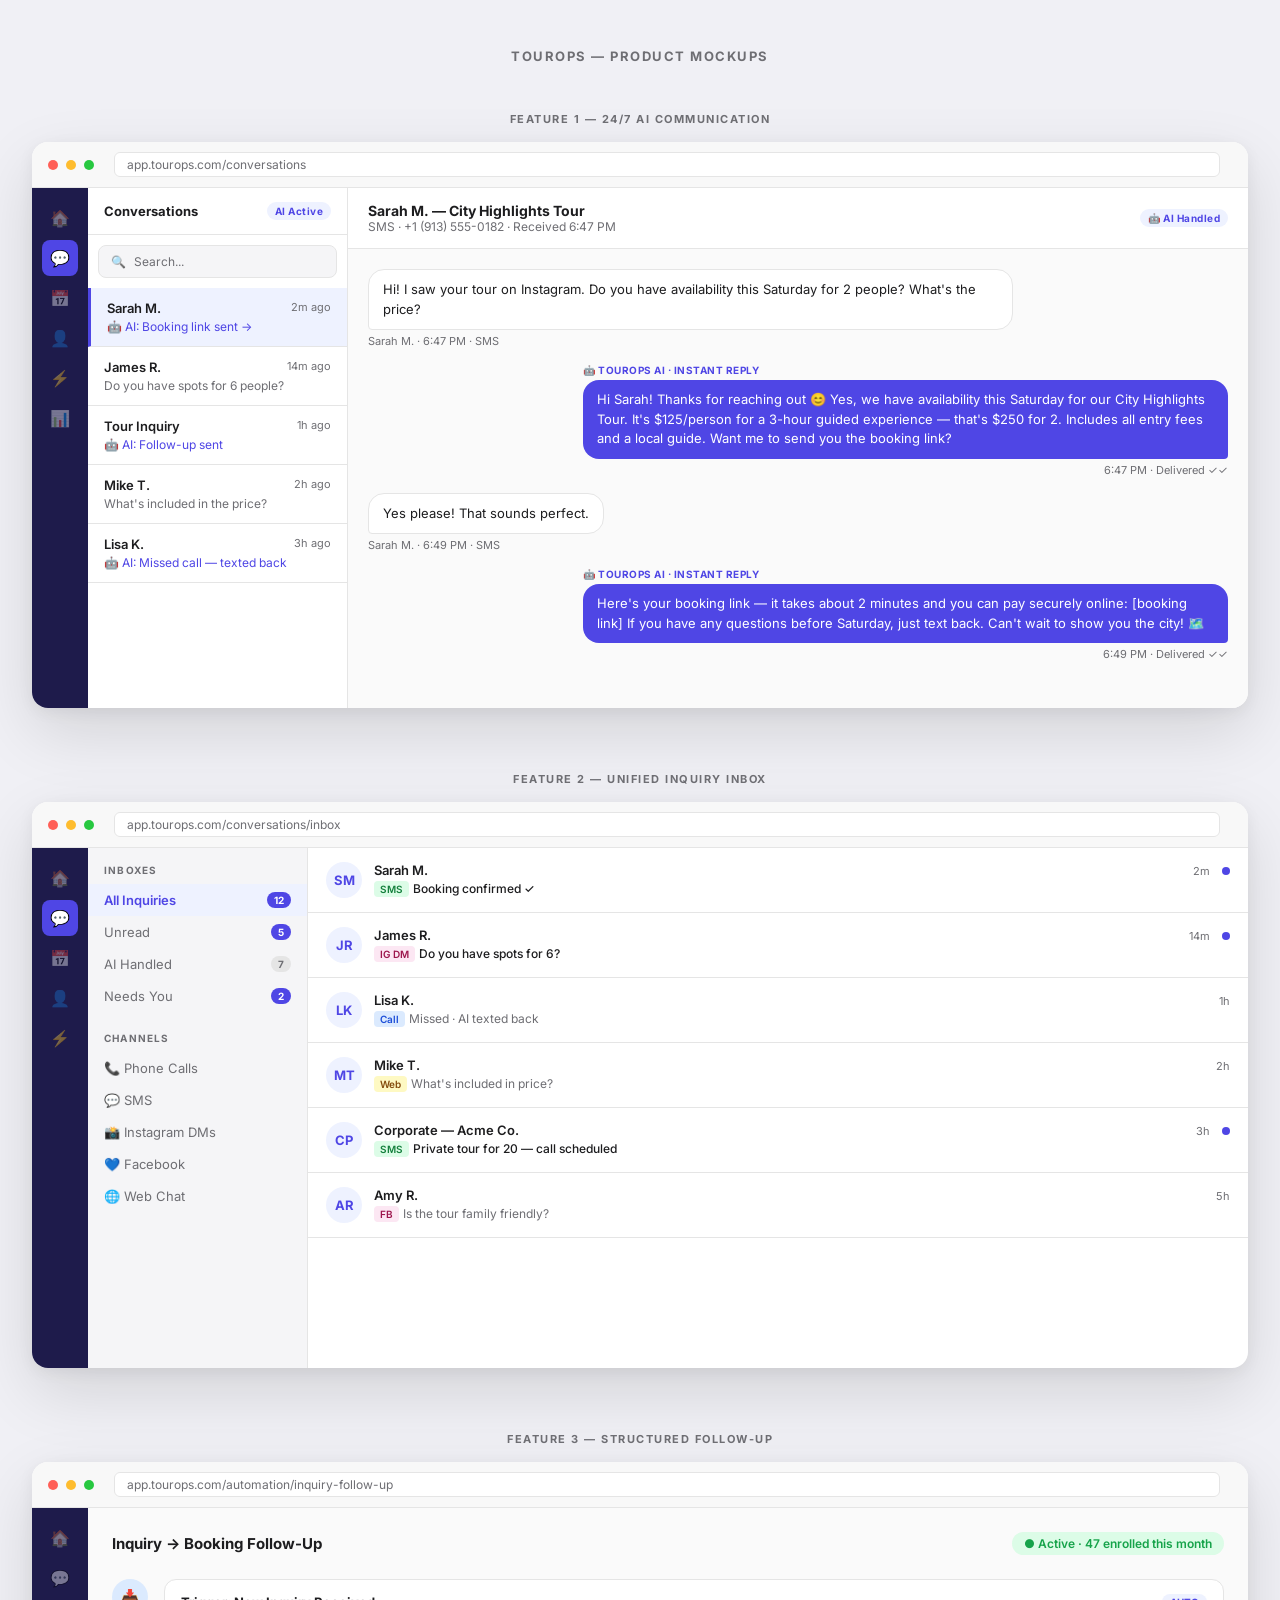
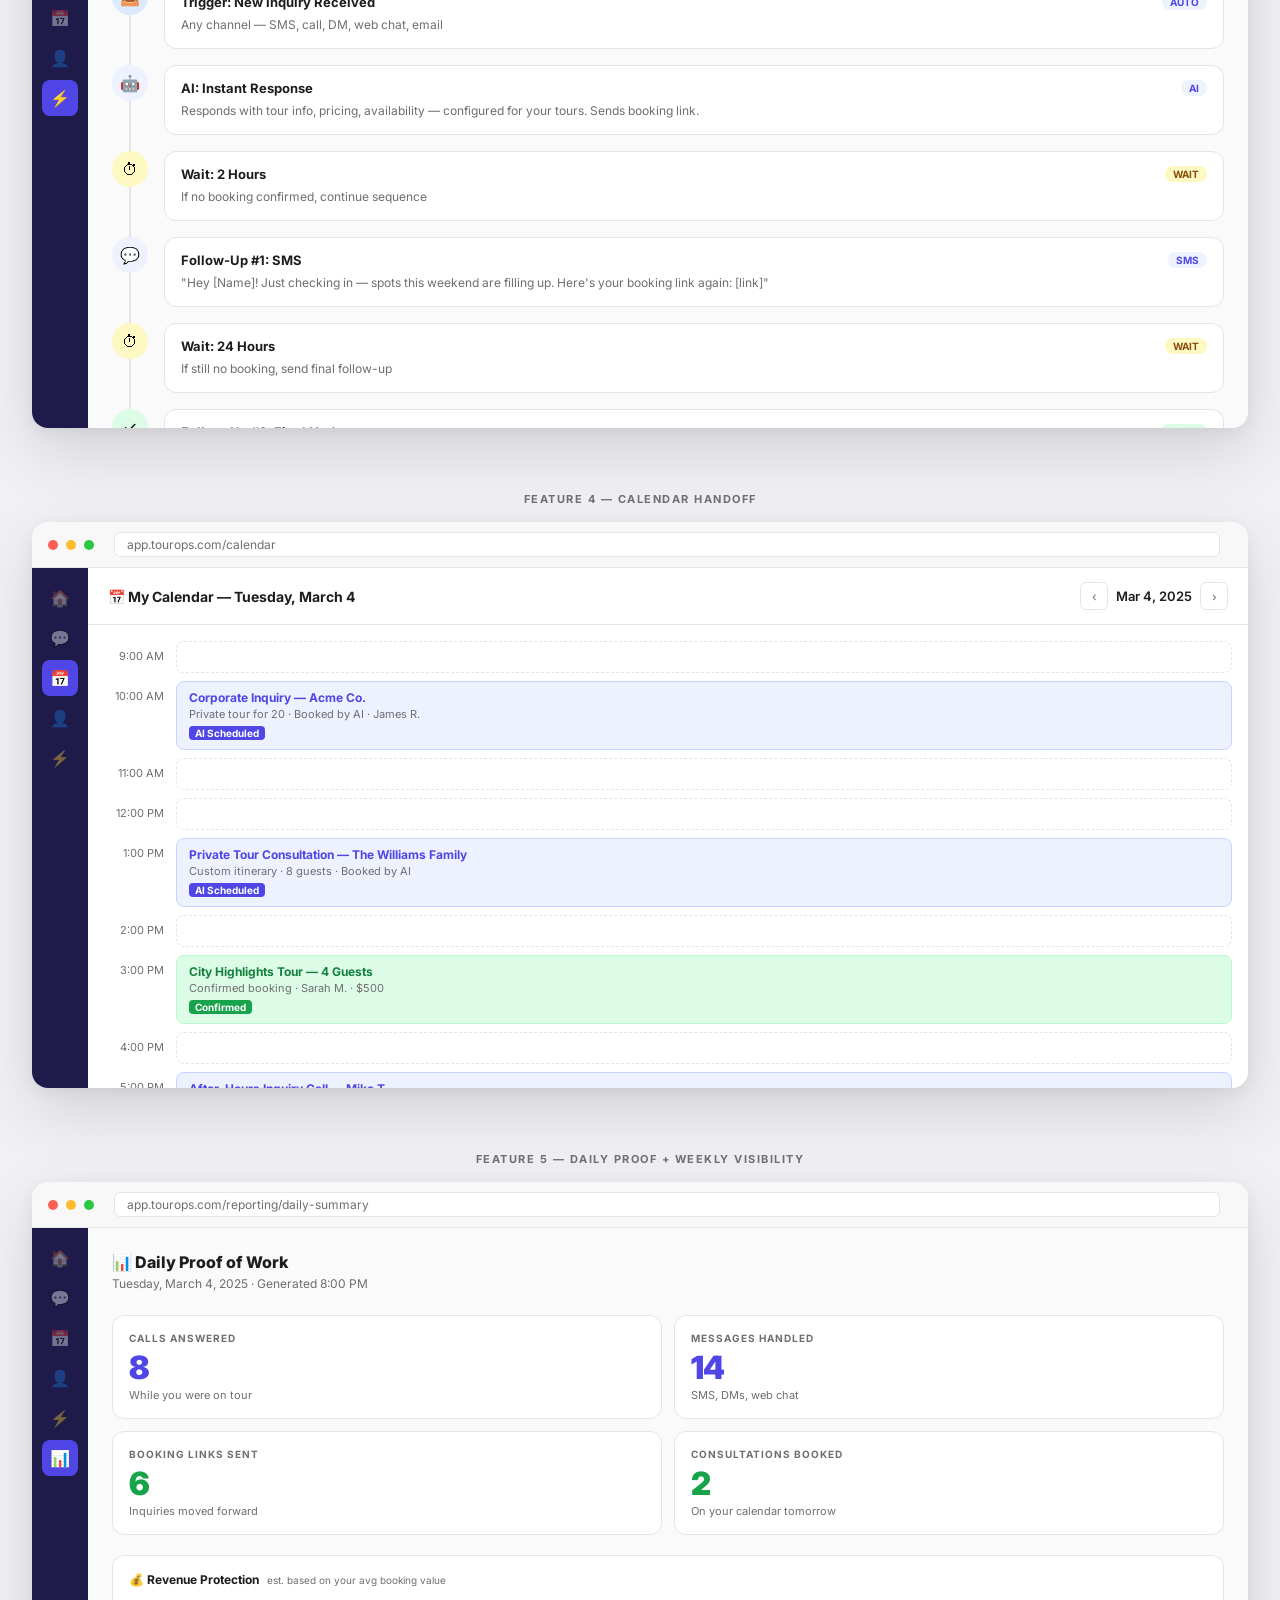
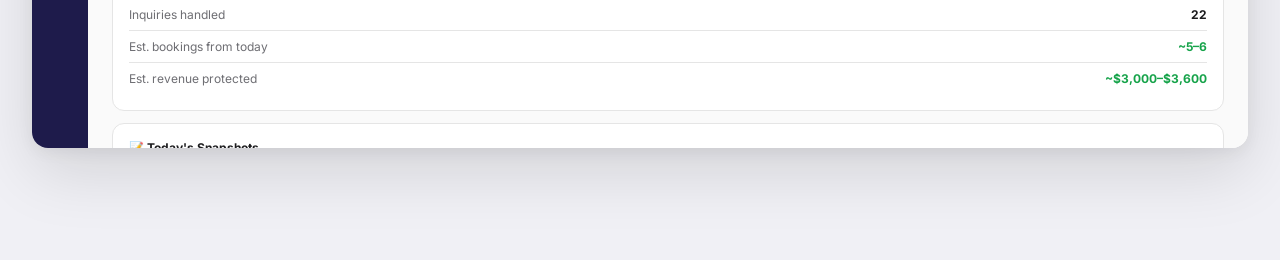
<file: docs/reference/mockups.html>
<!DOCTYPE html>
<html lang="en">
<head>
<meta charset="UTF-8">
<meta name="viewport" content="width=device-width, initial-scale=1.0">
<title>TourOps — UI Mockups</title>
<link href="https://fonts.googleapis.com/css2?family=Inter:wght@300;400;500;600;700;800&display=swap" rel="stylesheet">
<style>
  *, *::before, *::after { box-sizing: border-box; margin: 0; padding: 0; }
  :root {
    --blue: #4F46E5; --blue-dark: #3730a3; --blue-light: #EEF2FF;
    --black: #1d1d1f; --gray: #6e6e73; --light: #f5f5f7;
    --border: #e5e5e5; --white: #fff;
    --sidebar: #1e1b4b; --sidebar-active: #4F46E5;
  }
  body { font-family: 'Inter', sans-serif; background: #f0f0f5; padding: 48px 32px; }
  h1 { font-size: 13px; font-weight: 700; letter-spacing: 1.5px; text-transform: uppercase; color: var(--gray); margin-bottom: 48px; text-align: center; }

  .mockup-grid { display: grid; grid-template-columns: 1fr 1fr; gap: 48px; max-width: 1300px; margin: 0 auto; }
  .mockup-full { grid-column: 1 / -1; }

  .mockup-wrap { background: var(--white); border-radius: 16px; overflow: hidden; box-shadow: 0 24px 64px rgba(0,0,0,0.12), 0 4px 16px rgba(0,0,0,0.06); }
  .mockup-label { font-size: 11px; font-weight: 700; letter-spacing: 1.5px; text-transform: uppercase; color: var(--gray); margin-bottom: 16px; }

  /* CHROME BAR */
  .chrome { background: #f8f8f8; border-bottom: 1px solid var(--border); padding: 10px 16px; display: flex; align-items: center; gap: 8px; }
  .chrome-dot { width: 10px; height: 10px; border-radius: 50%; }
  .chrome-dot.r { background: #ff5f57; }
  .chrome-dot.y { background: #febc2e; }
  .chrome-dot.g { background: #28c840; }
  .chrome-url { flex: 1; background: white; border: 1px solid var(--border); border-radius: 6px; padding: 4px 12px; font-size: 12px; color: var(--gray); margin: 0 12px; }

  /* GHL SHELL */
  .ghl { display: flex; height: 520px; }
  .ghl-sidebar { width: 56px; background: var(--sidebar); display: flex; flex-direction: column; align-items: center; padding: 12px 0; gap: 4px; flex-shrink: 0; }
  .ghl-nav-icon { width: 36px; height: 36px; border-radius: 8px; display: flex; align-items: center; justify-content: center; font-size: 16px; color: rgba(255,255,255,0.4); cursor: pointer; transition: all 0.2s; }
  .ghl-nav-icon.active { background: var(--sidebar-active); color: white; }
  .ghl-nav-icon:hover { background: rgba(255,255,255,0.08); color: white; }
  .ghl-content { flex: 1; display: flex; overflow: hidden; }

  /* ── MOCKUP 1: AI CONVERSATION ── */
  .conv-list { width: 260px; border-right: 1px solid var(--border); display: flex; flex-direction: column; flex-shrink: 0; }
  .conv-list-header { padding: 14px 16px; border-bottom: 1px solid var(--border); display: flex; align-items: center; justify-content: space-between; }
  .conv-list-header span { font-size: 13px; font-weight: 700; color: var(--black); }
  .conv-search { margin: 10px; padding: 8px 12px; background: var(--light); border: 1px solid var(--border); border-radius: 8px; font-size: 12px; color: var(--gray); display: flex; align-items: center; gap: 8px; }
  .conv-item { padding: 12px 16px; cursor: pointer; border-bottom: 1px solid var(--border); }
  .conv-item.active { background: var(--blue-light); border-left: 3px solid var(--blue); }
  .conv-item-name { font-size: 13px; font-weight: 600; color: var(--black); margin-bottom: 3px; display: flex; justify-content: space-between; }
  .conv-item-name span { font-size: 11px; font-weight: 400; color: var(--gray); }
  .conv-item-preview { font-size: 12px; color: var(--gray); white-space: nowrap; overflow: hidden; text-overflow: ellipsis; }
  .conv-item-preview.ai { color: var(--blue); }
  .conv-dot { width: 8px; height: 8px; background: var(--blue); border-radius: 50%; flex-shrink: 0; margin-top: 3px; }

  .conv-thread { flex: 1; display: flex; flex-direction: column; }
  .conv-thread-header { padding: 14px 20px; border-bottom: 1px solid var(--border); display: flex; align-items: center; justify-content: space-between; }
  .conv-thread-name { font-size: 14px; font-weight: 700; color: var(--black); }
  .conv-thread-meta { font-size: 12px; color: var(--gray); }
  .ai-badge { background: var(--blue-light); color: var(--blue); font-size: 10px; font-weight: 700; padding: 3px 8px; border-radius: 20px; letter-spacing: 0.5px; }
  .conv-messages { flex: 1; padding: 20px; overflow-y: auto; display: flex; flex-direction: column; gap: 16px; background: #fafafa; }
  .msg { max-width: 75%; }
  .msg.inbound { align-self: flex-start; }
  .msg.outbound { align-self: flex-end; }
  .msg-bubble { padding: 10px 14px; border-radius: 16px; font-size: 13px; line-height: 1.5; }
  .msg.inbound .msg-bubble { background: white; border: 1px solid var(--border); color: var(--black); border-bottom-left-radius: 4px; }
  .msg.outbound .msg-bubble { background: var(--blue); color: white; border-bottom-right-radius: 4px; }
  .msg-meta { font-size: 11px; color: var(--gray); margin-top: 4px; }
  .msg.outbound .msg-meta { text-align: right; }
  .msg-sender { font-size: 10px; font-weight: 700; color: var(--blue); margin-bottom: 4px; letter-spacing: 0.5px; }

  /* ── MOCKUP 2: UNIFIED INBOX ── */
  .inbox-panel { width: 220px; background: var(--light); border-right: 1px solid var(--border); padding: 16px 0; flex-shrink: 0; }
  .inbox-section { margin-bottom: 20px; }
  .inbox-section-label { font-size: 10px; font-weight: 700; letter-spacing: 1.2px; text-transform: uppercase; color: var(--gray); padding: 0 16px 8px; }
  .inbox-item { padding: 8px 16px; font-size: 13px; color: var(--gray); cursor: pointer; display: flex; align-items: center; justify-content: space-between; border-radius: 0; }
  .inbox-item.active { background: var(--blue-light); color: var(--blue); font-weight: 600; }
  .inbox-item:hover { background: var(--border); }
  .inbox-count { background: var(--blue); color: white; font-size: 10px; font-weight: 700; padding: 2px 7px; border-radius: 20px; }
  .inbox-count.gray { background: var(--border); color: var(--gray); }

  .inbox-threads { flex: 1; overflow-y: auto; }
  .thread-item { padding: 14px 18px; border-bottom: 1px solid var(--border); cursor: pointer; display: flex; gap: 12px; align-items: flex-start; }
  .thread-item:hover { background: var(--light); }
  .thread-avatar { width: 36px; height: 36px; border-radius: 50%; background: var(--blue-light); color: var(--blue); font-size: 13px; font-weight: 700; display: flex; align-items: center; justify-content: center; flex-shrink: 0; }
  .thread-body { flex: 1; min-width: 0; }
  .thread-top { display: flex; justify-content: space-between; align-items: baseline; margin-bottom: 3px; }
  .thread-name { font-size: 13px; font-weight: 600; color: var(--black); }
  .thread-time { font-size: 11px; color: var(--gray); }
  .thread-preview { font-size: 12px; color: var(--gray); white-space: nowrap; overflow: hidden; text-overflow: ellipsis; }
  .thread-preview.unread { color: var(--black); font-weight: 500; }
  .channel-tag { display: inline-block; font-size: 10px; font-weight: 600; padding: 2px 6px; border-radius: 4px; margin-right: 4px; }
  .channel-tag.sms { background: #dcfce7; color: #15803d; }
  .channel-tag.call { background: #dbeafe; color: #1d4ed8; }
  .channel-tag.dm { background: #fce7f3; color: #9d174d; }
  .channel-tag.web { background: #fef9c3; color: #854d0e; }
  .unread-dot { width: 8px; height: 8px; background: var(--blue); border-radius: 50%; flex-shrink: 0; margin-top: 5px; }

  /* ── MOCKUP 3: FOLLOW-UP SEQUENCE ── */
  .workflow-wrap { flex: 1; padding: 24px; background: #fafafa; overflow-y: auto; }
  .workflow-header { display: flex; align-items: center; justify-content: space-between; margin-bottom: 24px; }
  .workflow-title { font-size: 15px; font-weight: 700; color: var(--black); }
  .workflow-status { font-size: 12px; font-weight: 600; color: #16a34a; background: #dcfce7; padding: 4px 12px; border-radius: 20px; }
  .workflow-steps { display: flex; flex-direction: column; gap: 0; }
  .wf-step { display: flex; gap: 16px; }
  .wf-line-wrap { display: flex; flex-direction: column; align-items: center; }
  .wf-node { width: 36px; height: 36px; border-radius: 50%; display: flex; align-items: center; justify-content: center; font-size: 16px; flex-shrink: 0; }
  .wf-node.trigger { background: #dbeafe; }
  .wf-node.action { background: var(--blue-light); }
  .wf-node.wait { background: #fef9c3; }
  .wf-node.done { background: #dcfce7; }
  .wf-connector { width: 2px; background: var(--border); flex: 1; min-height: 20px; }
  .wf-card { flex: 1; background: white; border: 1px solid var(--border); border-radius: 12px; padding: 14px 16px; margin-bottom: 16px; }
  .wf-card-top { display: flex; align-items: center; justify-content: space-between; margin-bottom: 6px; }
  .wf-card-title { font-size: 13px; font-weight: 700; color: var(--black); }
  .wf-card-badge { font-size: 10px; font-weight: 700; padding: 2px 8px; border-radius: 20px; }
  .wf-card-badge.blue { background: var(--blue-light); color: var(--blue); }
  .wf-card-badge.yellow { background: #fef9c3; color: #854d0e; }
  .wf-card-badge.green { background: #dcfce7; color: #15803d; }
  .wf-card-detail { font-size: 12px; color: var(--gray); line-height: 1.5; }

  /* ── MOCKUP 4: CALENDAR HANDOFF ── */
  .cal-wrap { flex: 1; display: flex; flex-direction: column; }
  .cal-header { padding: 14px 20px; border-bottom: 1px solid var(--border); display: flex; align-items: center; justify-content: space-between; }
  .cal-title { font-size: 14px; font-weight: 700; color: var(--black); }
  .cal-nav { display: flex; gap: 8px; align-items: center; }
  .cal-nav span { font-size: 13px; font-weight: 600; color: var(--black); }
  .cal-nav-btn { width: 28px; height: 28px; border: 1px solid var(--border); border-radius: 6px; display: flex; align-items: center; justify-content: center; font-size: 12px; cursor: pointer; color: var(--gray); }
  .cal-body { flex: 1; padding: 16px; overflow-y: auto; }
  .cal-day-row { display: grid; grid-template-columns: 60px 1fr; gap: 12px; margin-bottom: 8px; align-items: flex-start; }
  .cal-time { font-size: 11px; color: var(--gray); padding-top: 8px; text-align: right; }
  .cal-slot { min-height: 32px; border-radius: 8px; padding: 8px 12px; }
  .cal-slot.empty { background: transparent; border: 1px dashed var(--border); }
  .cal-slot.booked { background: var(--blue-light); border: 1px solid #c7d2fe; }
  .cal-slot.booked-green { background: #dcfce7; border: 1px solid #bbf7d0; }
  .cal-slot-title { font-size: 12px; font-weight: 700; color: var(--blue); }
  .cal-slot-title.green { color: #15803d; }
  .cal-slot-sub { font-size: 11px; color: var(--gray); margin-top: 2px; }
  .cal-slot-badge { display: inline-block; font-size: 10px; font-weight: 700; padding: 1px 6px; border-radius: 4px; margin-top: 4px; background: var(--blue); color: white; }
  .cal-slot-badge.green { background: #16a34a; }

  /* ── MOCKUP 5: DAILY PROOF ── */
  .report-wrap { flex: 1; padding: 24px; overflow-y: auto; background: #fafafa; }
  .report-header { margin-bottom: 24px; }
  .report-title { font-size: 16px; font-weight: 800; color: var(--black); margin-bottom: 4px; }
  .report-date { font-size: 12px; color: var(--gray); }
  .report-grid { display: grid; grid-template-columns: 1fr 1fr; gap: 12px; margin-bottom: 20px; }
  .report-card { background: white; border: 1px solid var(--border); border-radius: 12px; padding: 16px; }
  .report-card-label { font-size: 10px; font-weight: 700; letter-spacing: 1px; text-transform: uppercase; color: var(--gray); margin-bottom: 8px; }
  .report-card-value { font-size: 32px; font-weight: 900; letter-spacing: -1px; color: var(--black); line-height: 1; margin-bottom: 4px; }
  .report-card-value.blue { color: var(--blue); }
  .report-card-value.green { color: #16a34a; }
  .report-card-sub { font-size: 11px; color: var(--gray); }
  .report-section { background: white; border: 1px solid var(--border); border-radius: 12px; padding: 16px; margin-bottom: 12px; }
  .report-section-title { font-size: 12px; font-weight: 700; color: var(--black); margin-bottom: 12px; display: flex; align-items: center; gap: 8px; }
  .report-row { display: flex; justify-content: space-between; align-items: center; padding: 8px 0; border-bottom: 1px solid var(--border); font-size: 12px; }
  .report-row:last-child { border-bottom: none; }
  .report-row-label { color: var(--gray); }
  .report-row-val { font-weight: 700; color: var(--black); }
  .report-row-val.blue { color: var(--blue); }
  .report-row-val.green { color: #16a34a; }
  .snapshot { background: var(--blue-light); border-radius: 10px; padding: 12px 14px; margin-bottom: 8px; }
  .snapshot-time { font-size: 10px; font-weight: 700; color: var(--blue); letter-spacing: 0.5px; margin-bottom: 4px; }
  .snapshot-text { font-size: 12px; color: var(--black); line-height: 1.5; }

  /* Section labels */
  .section { margin-bottom: 64px; }
  .section-title { font-size: 11px; font-weight: 700; letter-spacing: 1.5px; text-transform: uppercase; color: var(--gray); margin-bottom: 16px; text-align: center; }
</style>
</head>
<body>

<h1>TourOps — Product Mockups</h1>

<!-- MOCKUP 1: AI CONVERSATION -->
<div class="section">
  <div class="section-title">Feature 1 — 24/7 AI Communication</div>
  <div class="mockup-wrap">
    <div class="chrome">
      <div class="chrome-dot r"></div><div class="chrome-dot y"></div><div class="chrome-dot g"></div>
      <div class="chrome-url">app.tourops.com/conversations</div>
    </div>
    <div class="ghl">
      <div class="ghl-sidebar">
        <div class="ghl-nav-icon">🏠</div>
        <div class="ghl-nav-icon active">💬</div>
        <div class="ghl-nav-icon">📅</div>
        <div class="ghl-nav-icon">👤</div>
        <div class="ghl-nav-icon">⚡</div>
        <div class="ghl-nav-icon">📊</div>
      </div>
      <div class="ghl-content">
        <!-- Thread list -->
        <div class="conv-list">
          <div class="conv-list-header">
            <span>Conversations</span>
            <div class="ai-badge">AI Active</div>
          </div>
          <div class="conv-search">🔍 <span>Search...</span></div>
          <div class="conv-item active">
            <div class="conv-item-name">Sarah M. <span>2m ago</span></div>
            <div class="conv-item-preview ai">🤖 AI: Booking link sent →</div>
          </div>
          <div class="conv-item">
            <div class="conv-item-name">James R. <span>14m ago</span></div>
            <div class="conv-item-preview">Do you have spots for 6 people?</div>
          </div>
          <div class="conv-item">
            <div class="conv-item-name">Tour Inquiry <span>1h ago</span></div>
            <div class="conv-item-preview ai">🤖 AI: Follow-up sent</div>
          </div>
          <div class="conv-item">
            <div class="conv-item-name">Mike T. <span>2h ago</span></div>
            <div class="conv-item-preview">What's included in the price?</div>
          </div>
          <div class="conv-item">
            <div class="conv-item-name">Lisa K. <span>3h ago</span></div>
            <div class="conv-item-preview ai">🤖 AI: Missed call — texted back</div>
          </div>
        </div>

        <!-- Thread -->
        <div class="conv-thread">
          <div class="conv-thread-header">
            <div>
              <div class="conv-thread-name">Sarah M. — City Highlights Tour</div>
              <div class="conv-thread-meta">SMS · +1 (913) 555-0182 · Received 6:47 PM</div>
            </div>
            <div class="ai-badge">🤖 AI Handled</div>
          </div>
          <div class="conv-messages">
            <div class="msg inbound">
              <div class="msg-bubble">Hi! I saw your tour on Instagram. Do you have availability this Saturday for 2 people? What's the price?</div>
              <div class="msg-meta">Sarah M. · 6:47 PM · SMS</div>
            </div>
            <div class="msg outbound">
              <div class="msg-sender">🤖 TOUROPS AI · INSTANT REPLY</div>
              <div class="msg-bubble">Hi Sarah! Thanks for reaching out 😊 Yes, we have availability this Saturday for our City Highlights Tour. It's $125/person for a 3-hour guided experience — that's $250 for 2. Includes all entry fees and a local guide. Want me to send you the booking link?</div>
              <div class="msg-meta">6:47 PM · Delivered ✓✓</div>
            </div>
            <div class="msg inbound">
              <div class="msg-bubble">Yes please! That sounds perfect.</div>
              <div class="msg-meta">Sarah M. · 6:49 PM · SMS</div>
            </div>
            <div class="msg outbound">
              <div class="msg-sender">🤖 TOUROPS AI · INSTANT REPLY</div>
              <div class="msg-bubble">Here's your booking link — it takes about 2 minutes and you can pay securely online: [booking link] If you have any questions before Saturday, just text back. Can't wait to show you the city! 🗺️</div>
              <div class="msg-meta">6:49 PM · Delivered ✓✓</div>
            </div>
          </div>
        </div>
      </div>
    </div>
  </div>
</div>

<!-- MOCKUP 2: UNIFIED INBOX -->
<div class="section">
  <div class="section-title">Feature 2 — Unified Inquiry Inbox</div>
  <div class="mockup-wrap">
    <div class="chrome">
      <div class="chrome-dot r"></div><div class="chrome-dot y"></div><div class="chrome-dot g"></div>
      <div class="chrome-url">app.tourops.com/conversations/inbox</div>
    </div>
    <div class="ghl">
      <div class="ghl-sidebar">
        <div class="ghl-nav-icon">🏠</div>
        <div class="ghl-nav-icon active">💬</div>
        <div class="ghl-nav-icon">📅</div>
        <div class="ghl-nav-icon">👤</div>
        <div class="ghl-nav-icon">⚡</div>
      </div>
      <div class="ghl-content">
        <div class="inbox-panel">
          <div class="inbox-section">
            <div class="inbox-section-label">Inboxes</div>
            <div class="inbox-item active">All Inquiries <span class="inbox-count">12</span></div>
            <div class="inbox-item">Unread <span class="inbox-count">5</span></div>
            <div class="inbox-item">AI Handled <span class="inbox-count gray">7</span></div>
            <div class="inbox-item">Needs You <span class="inbox-count">2</span></div>
          </div>
          <div class="inbox-section">
            <div class="inbox-section-label">Channels</div>
            <div class="inbox-item">📞 Phone Calls</div>
            <div class="inbox-item">💬 SMS</div>
            <div class="inbox-item">📸 Instagram DMs</div>
            <div class="inbox-item">💙 Facebook</div>
            <div class="inbox-item">🌐 Web Chat</div>
          </div>
        </div>
        <div class="inbox-threads">
          <div class="thread-item">
            <div class="thread-avatar">SM</div>
            <div class="thread-body">
              <div class="thread-top"><span class="thread-name">Sarah M.</span><span class="thread-time">2m</span></div>
              <div class="thread-preview unread"><span class="channel-tag sms">SMS</span>Booking confirmed ✓</div>
            </div>
            <div class="unread-dot"></div>
          </div>
          <div class="thread-item">
            <div class="thread-avatar">JR</div>
            <div class="thread-body">
              <div class="thread-top"><span class="thread-name">James R.</span><span class="thread-time">14m</span></div>
              <div class="thread-preview unread"><span class="channel-tag dm">IG DM</span>Do you have spots for 6?</div>
            </div>
            <div class="unread-dot"></div>
          </div>
          <div class="thread-item">
            <div class="thread-avatar">LK</div>
            <div class="thread-body">
              <div class="thread-top"><span class="thread-name">Lisa K.</span><span class="thread-time">1h</span></div>
              <div class="thread-preview"><span class="channel-tag call">Call</span>Missed · AI texted back</div>
            </div>
          </div>
          <div class="thread-item">
            <div class="thread-avatar">MT</div>
            <div class="thread-body">
              <div class="thread-top"><span class="thread-name">Mike T.</span><span class="thread-time">2h</span></div>
              <div class="thread-preview"><span class="channel-tag web">Web</span>What's included in price?</div>
            </div>
          </div>
          <div class="thread-item">
            <div class="thread-avatar">CP</div>
            <div class="thread-body">
              <div class="thread-top"><span class="thread-name">Corporate — Acme Co.</span><span class="thread-time">3h</span></div>
              <div class="thread-preview unread"><span class="channel-tag sms">SMS</span>Private tour for 20 — call scheduled</div>
            </div>
            <div class="unread-dot"></div>
          </div>
          <div class="thread-item">
            <div class="thread-avatar">AR</div>
            <div class="thread-body">
              <div class="thread-top"><span class="thread-name">Amy R.</span><span class="thread-time">5h</span></div>
              <div class="thread-preview"><span class="channel-tag dm">FB</span>Is the tour family friendly?</div>
            </div>
          </div>
        </div>
      </div>
    </div>
  </div>
</div>

<!-- MOCKUP 3: FOLLOW-UP SEQUENCE -->
<div class="section">
  <div class="section-title">Feature 3 — Structured Follow-Up</div>
  <div class="mockup-wrap">
    <div class="chrome">
      <div class="chrome-dot r"></div><div class="chrome-dot y"></div><div class="chrome-dot g"></div>
      <div class="chrome-url">app.tourops.com/automation/inquiry-follow-up</div>
    </div>
    <div class="ghl">
      <div class="ghl-sidebar">
        <div class="ghl-nav-icon">🏠</div>
        <div class="ghl-nav-icon">💬</div>
        <div class="ghl-nav-icon">📅</div>
        <div class="ghl-nav-icon">👤</div>
        <div class="ghl-nav-icon active">⚡</div>
      </div>
      <div class="ghl-content">
        <div class="workflow-wrap">
          <div class="workflow-header">
            <div class="workflow-title">Inquiry → Booking Follow-Up</div>
            <div class="workflow-status">● Active · 47 enrolled this month</div>
          </div>
          <div class="workflow-steps">

            <div class="wf-step">
              <div class="wf-line-wrap"><div class="wf-node trigger">📥</div><div class="wf-connector"></div></div>
              <div class="wf-card">
                <div class="wf-card-top"><div class="wf-card-title">Trigger: New Inquiry Received</div><div class="wf-card-badge blue">AUTO</div></div>
                <div class="wf-card-detail">Any channel — SMS, call, DM, web chat, email</div>
              </div>
            </div>

            <div class="wf-step">
              <div class="wf-line-wrap"><div class="wf-node action">🤖</div><div class="wf-connector"></div></div>
              <div class="wf-card">
                <div class="wf-card-top"><div class="wf-card-title">AI: Instant Response</div><div class="wf-card-badge blue">AI</div></div>
                <div class="wf-card-detail">Responds with tour info, pricing, availability — configured for your tours. Sends booking link.</div>
              </div>
            </div>

            <div class="wf-step">
              <div class="wf-line-wrap"><div class="wf-node wait">⏱</div><div class="wf-connector"></div></div>
              <div class="wf-card">
                <div class="wf-card-top"><div class="wf-card-title">Wait: 2 Hours</div><div class="wf-card-badge yellow">WAIT</div></div>
                <div class="wf-card-detail">If no booking confirmed, continue sequence</div>
              </div>
            </div>

            <div class="wf-step">
              <div class="wf-line-wrap"><div class="wf-node action">💬</div><div class="wf-connector"></div></div>
              <div class="wf-card">
                <div class="wf-card-top"><div class="wf-card-title">Follow-Up #1: SMS</div><div class="wf-card-badge blue">SMS</div></div>
                <div class="wf-card-detail">"Hey [Name]! Just checking in — spots this weekend are filling up. Here's your booking link again: [link]"</div>
              </div>
            </div>

            <div class="wf-step">
              <div class="wf-line-wrap"><div class="wf-node wait">⏱</div><div class="wf-connector"></div></div>
              <div class="wf-card">
                <div class="wf-card-top"><div class="wf-card-title">Wait: 24 Hours</div><div class="wf-card-badge yellow">WAIT</div></div>
                <div class="wf-card-detail">If still no booking, send final follow-up</div>
              </div>
            </div>

            <div class="wf-step">
              <div class="wf-line-wrap"><div class="wf-node done">✓</div><div class="wf-connector"></div></div>
              <div class="wf-card">
                <div class="wf-card-top"><div class="wf-card-title">Follow-Up #2: Final Nudge</div><div class="wf-card-badge green">FINAL</div></div>
                <div class="wf-card-detail">"Still interested? We'd love to have you — book here or reply to chat." Lead marked as disengaged if no response.</div>
              </div>
            </div>

          </div>
        </div>
      </div>
    </div>
  </div>
</div>

<!-- MOCKUP 4: CALENDAR HANDOFF -->
<div class="section">
  <div class="section-title">Feature 4 — Calendar Handoff</div>
  <div class="mockup-wrap">
    <div class="chrome">
      <div class="chrome-dot r"></div><div class="chrome-dot y"></div><div class="chrome-dot g"></div>
      <div class="chrome-url">app.tourops.com/calendar</div>
    </div>
    <div class="ghl">
      <div class="ghl-sidebar">
        <div class="ghl-nav-icon">🏠</div>
        <div class="ghl-nav-icon">💬</div>
        <div class="ghl-nav-icon active">📅</div>
        <div class="ghl-nav-icon">👤</div>
        <div class="ghl-nav-icon">⚡</div>
      </div>
      <div class="ghl-content">
        <div class="cal-wrap">
          <div class="cal-header">
            <div class="cal-title">📅 My Calendar — Tuesday, March 4</div>
            <div class="cal-nav">
              <div class="cal-nav-btn">‹</div>
              <span>Mar 4, 2025</span>
              <div class="cal-nav-btn">›</div>
            </div>
          </div>
          <div class="cal-body">

            <div class="cal-day-row">
              <div class="cal-time">9:00 AM</div>
              <div class="cal-slot empty"></div>
            </div>
            <div class="cal-day-row">
              <div class="cal-time">10:00 AM</div>
              <div class="cal-slot booked">
                <div class="cal-slot-title">Corporate Inquiry — Acme Co.</div>
                <div class="cal-slot-sub">Private tour for 20 · Booked by AI · James R.</div>
                <div class="cal-slot-badge">AI Scheduled</div>
              </div>
            </div>
            <div class="cal-day-row">
              <div class="cal-time">11:00 AM</div>
              <div class="cal-slot empty"></div>
            </div>
            <div class="cal-day-row">
              <div class="cal-time">12:00 PM</div>
              <div class="cal-slot empty"></div>
            </div>
            <div class="cal-day-row">
              <div class="cal-time">1:00 PM</div>
              <div class="cal-slot booked">
                <div class="cal-slot-title">Private Tour Consultation — The Williams Family</div>
                <div class="cal-slot-sub">Custom itinerary · 8 guests · Booked by AI</div>
                <div class="cal-slot-badge">AI Scheduled</div>
              </div>
            </div>
            <div class="cal-day-row">
              <div class="cal-time">2:00 PM</div>
              <div class="cal-slot empty"></div>
            </div>
            <div class="cal-day-row">
              <div class="cal-time">3:00 PM</div>
              <div class="cal-slot booked-green">
                <div class="cal-slot-title green">City Highlights Tour — 4 Guests</div>
                <div class="cal-slot-sub">Confirmed booking · Sarah M. · $500</div>
                <div class="cal-slot-badge green">Confirmed</div>
              </div>
            </div>
            <div class="cal-day-row">
              <div class="cal-time">4:00 PM</div>
              <div class="cal-slot empty"></div>
            </div>
            <div class="cal-day-row">
              <div class="cal-time">5:00 PM</div>
              <div class="cal-slot booked">
                <div class="cal-slot-title">After-Hours Inquiry Call — Mike T.</div>
                <div class="cal-slot-sub">Requested sunset tour · Booked by AI during tour</div>
                <div class="cal-slot-badge">AI Scheduled</div>
              </div>
            </div>

          </div>
        </div>
      </div>
    </div>
  </div>
</div>

<!-- MOCKUP 5: DAILY PROOF -->
<div class="section">
  <div class="section-title">Feature 5 — Daily Proof + Weekly Visibility</div>
  <div class="mockup-wrap">
    <div class="chrome">
      <div class="chrome-dot r"></div><div class="chrome-dot y"></div><div class="chrome-dot g"></div>
      <div class="chrome-url">app.tourops.com/reporting/daily-summary</div>
    </div>
    <div class="ghl">
      <div class="ghl-sidebar">
        <div class="ghl-nav-icon">🏠</div>
        <div class="ghl-nav-icon">💬</div>
        <div class="ghl-nav-icon">📅</div>
        <div class="ghl-nav-icon">👤</div>
        <div class="ghl-nav-icon">⚡</div>
        <div class="ghl-nav-icon active">📊</div>
      </div>
      <div class="ghl-content">
        <div class="report-wrap">
          <div class="report-header">
            <div class="report-title">📊 Daily Proof of Work</div>
            <div class="report-date">Tuesday, March 4, 2025 · Generated 8:00 PM</div>
          </div>

          <div class="report-grid">
            <div class="report-card">
              <div class="report-card-label">Calls Answered</div>
              <div class="report-card-value blue">8</div>
              <div class="report-card-sub">While you were on tour</div>
            </div>
            <div class="report-card">
              <div class="report-card-label">Messages Handled</div>
              <div class="report-card-value blue">14</div>
              <div class="report-card-sub">SMS, DMs, web chat</div>
            </div>
            <div class="report-card">
              <div class="report-card-label">Booking Links Sent</div>
              <div class="report-card-value green">6</div>
              <div class="report-card-sub">Inquiries moved forward</div>
            </div>
            <div class="report-card">
              <div class="report-card-label">Consultations Booked</div>
              <div class="report-card-value green">2</div>
              <div class="report-card-sub">On your calendar tomorrow</div>
            </div>
          </div>

          <div class="report-section">
            <div class="report-section-title">💰 Revenue Protection <span style="font-size:10px;font-weight:400;color:var(--gray)">est. based on your avg booking value</span></div>
            <div class="report-row"><span class="report-row-label">Inquiries handled</span><span class="report-row-val">22</span></div>
            <div class="report-row"><span class="report-row-label">Est. bookings from today</span><span class="report-row-val green">~5–6</span></div>
            <div class="report-row"><span class="report-row-label">Est. revenue protected</span><span class="report-row-val green">~$3,000–$3,600</span></div>
          </div>

          <div class="report-section">
            <div class="report-section-title">📝 Today's Snapshots</div>
            <div class="snapshot">
              <div class="snapshot-time">6:47 PM · SMS</div>
              <div class="snapshot-text">Sarah M. asked about Saturday availability for 2. AI responded instantly, sent booking link. Booking confirmed 6:52 PM. $250.</div>
            </div>
            <div class="snapshot">
              <div class="snapshot-time">2:14 PM · Missed Call → Text Back</div>
              <div class="snapshot-text">Lisa K. called while you were on tour. AI texted back immediately. Conversation ongoing — follow-up scheduled.</div>
            </div>
            <div class="snapshot">
              <div class="snapshot-time">11:30 AM · Instagram DM</div>
              <div class="snapshot-text">Acme Co. asked about private tour for 20 people. AI identified as high-value lead, booked consultation for tomorrow 10 AM.</div>
            </div>
          </div>

        </div>
      </div>
    </div>
  </div>
</div>

</body>
</html>
</file>
